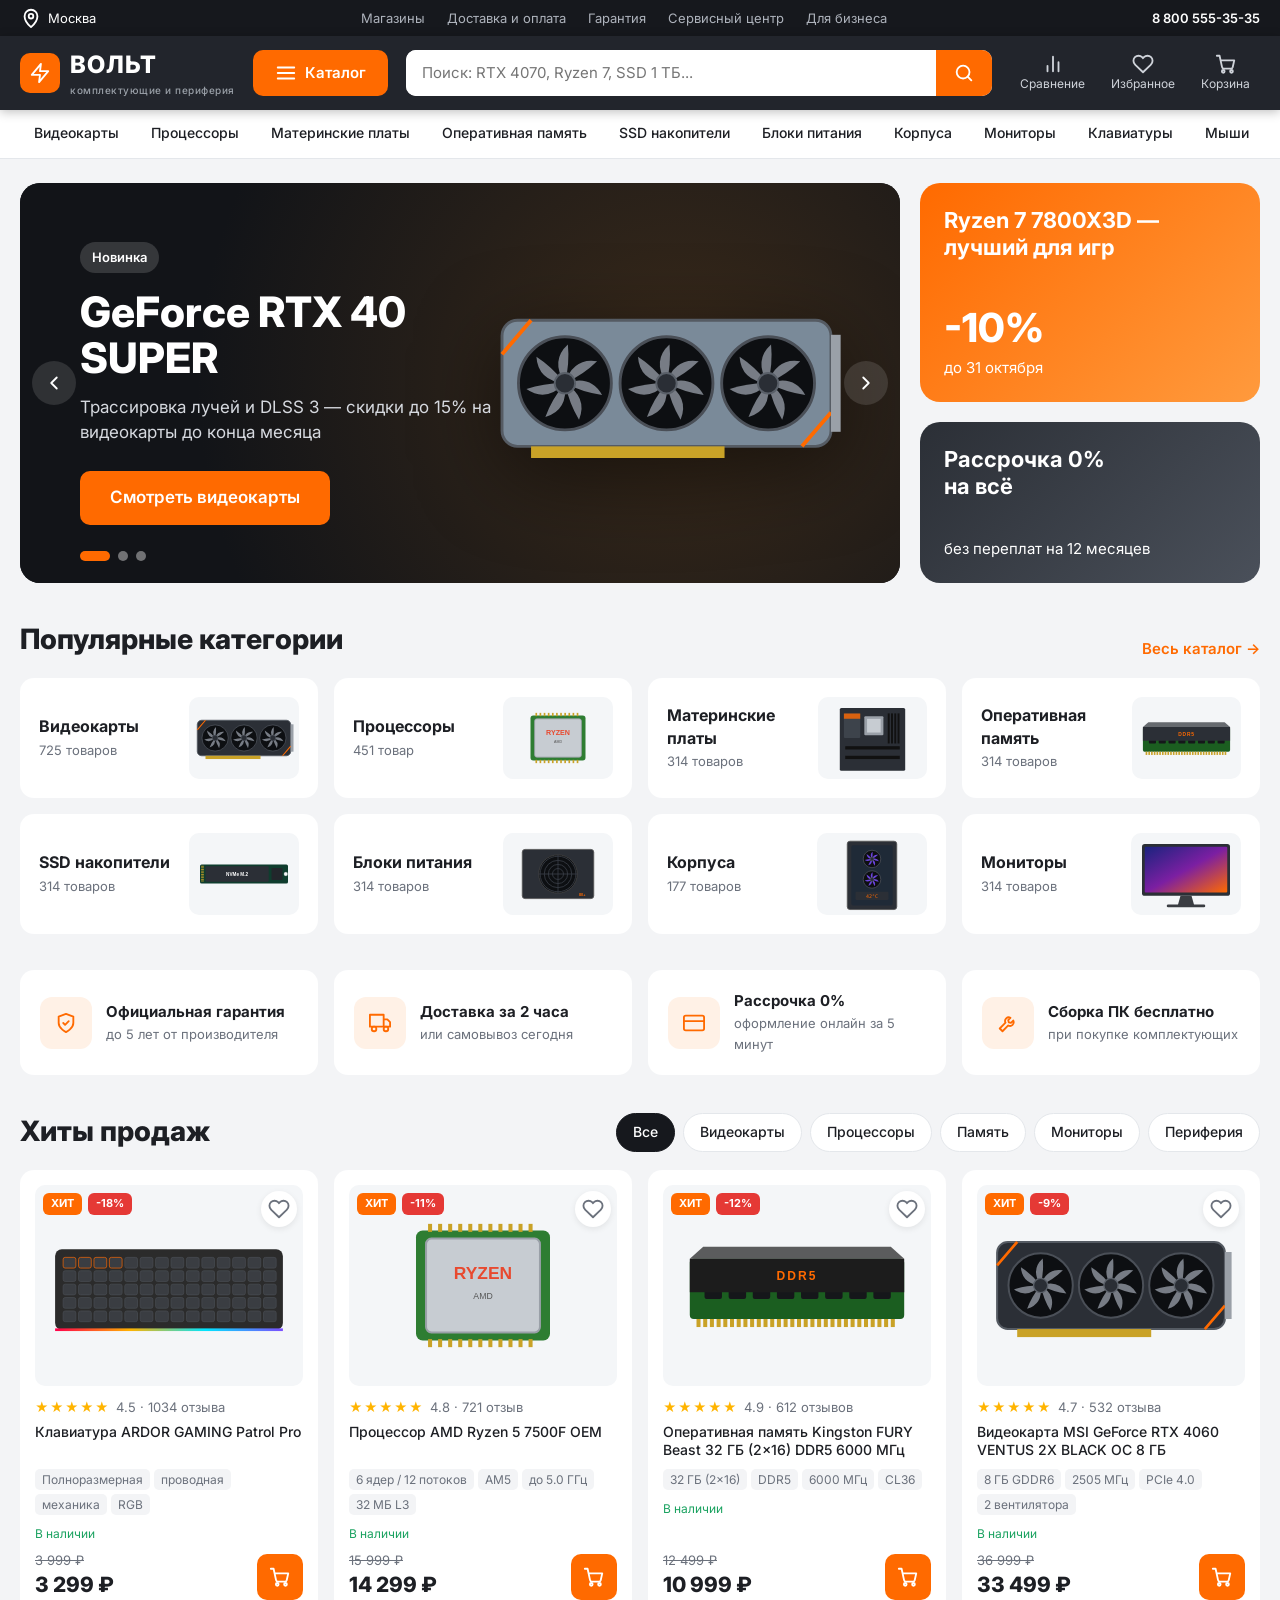
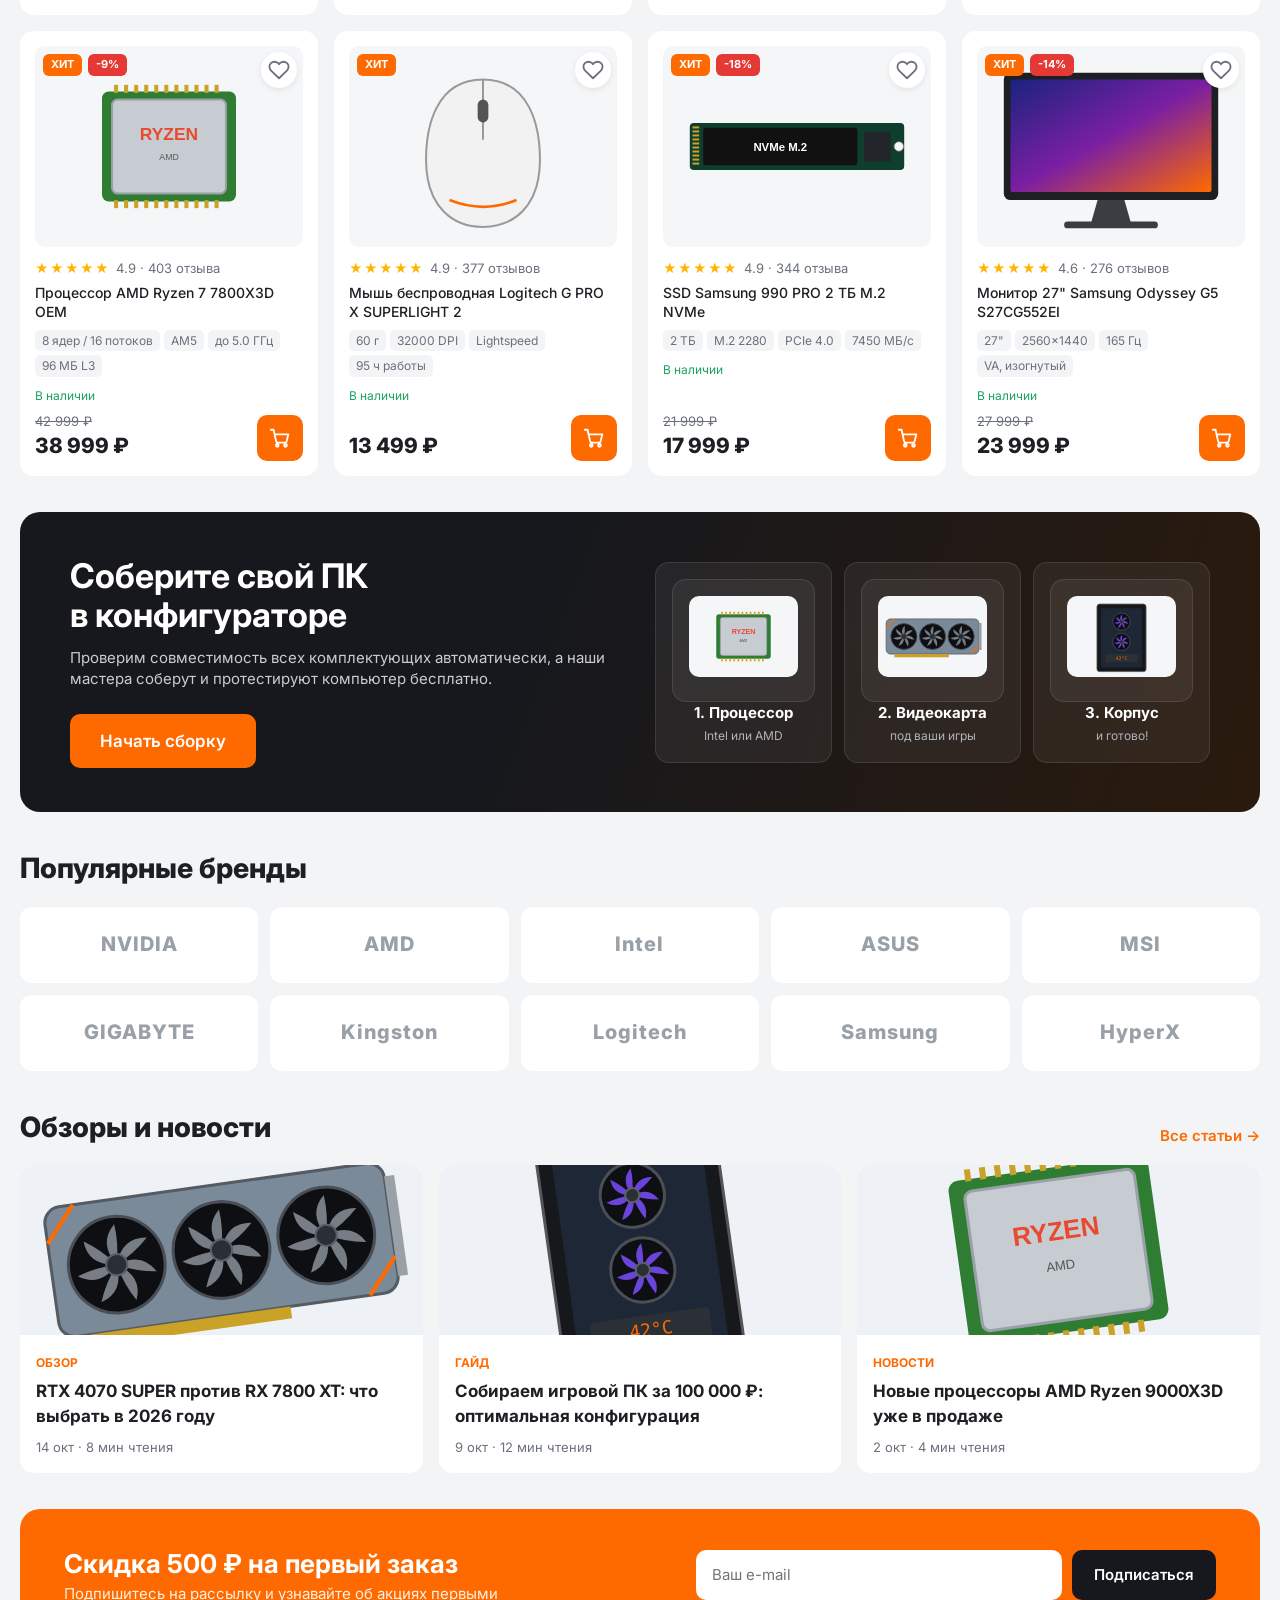
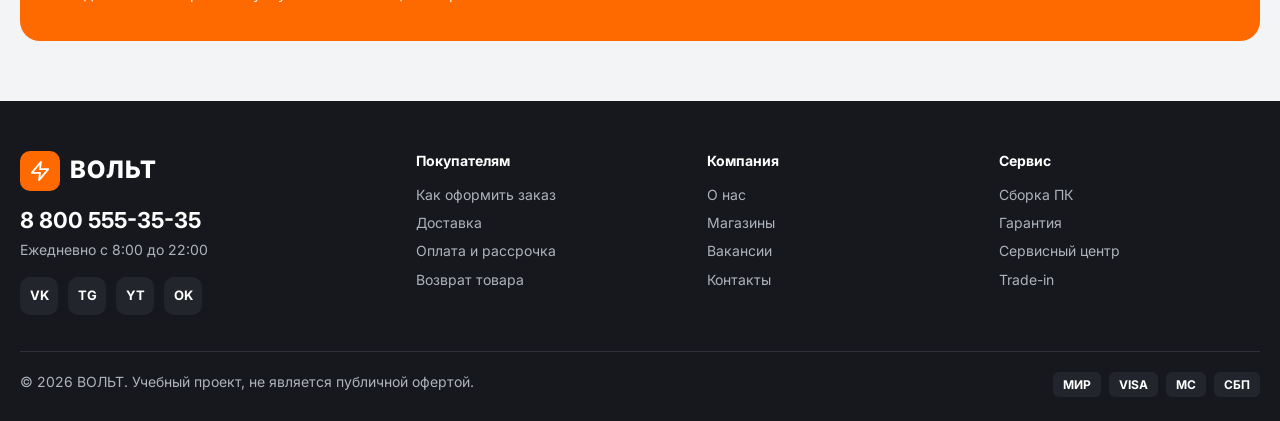
<file: devin/index.html>
<!DOCTYPE html>
<html lang="ru">
<head><meta charset="UTF-8"><meta name="viewport" content="width=device-width, initial-scale=1.0"><link rel="stylesheet" href="css/style.css"><title>ВОЛЬТ — комплектующие для ПК и периферия</title><meta name="description" content="Интернет-магазин компьютерных комплектующих и периферии ВОЛЬТ"></head>
<body>
<main class="container">
  <div class="hero">
    <div class="slider">
      <div class="slide s1"><div class="slide-text"><span class="tag">Новинка</span><h1>GeForce RTX 40 SUPER</h1><p>Трассировка лучей и DLSS 3 — скидки до 15% на видеокарты до конца месяца</p><a href="catalog.html?cat=gpu" class="btn btn-accent btn-lg">Смотреть видеокарты</a></div><div class="slide-img" data-slide-img="gpu|#7a8a99"></div></div>
      <div class="slide s2"><div class="slide-text"><span class="tag">Сервис</span><h1>Соберём ПК мечты бесплатно</h1><p>Подберём комплектующие под ваш бюджет, соберём и протестируем за 24 часа</p><a href="catalog.html?cat=case" class="btn btn-accent btn-lg">Собрать компьютер</a></div><div class="slide-img" data-slide-img="case|#16181c"></div></div>
      <div class="slide s3"><div class="slide-text"><span class="tag">Акция</span><h1>Неделя периферии</h1><p>Мониторы, клавиатуры и мыши для геймеров — выгода до 5 000 ₽</p><a href="catalog.html?cat=monitor" class="btn btn-accent btn-lg">К акции</a></div><div class="slide-img" data-slide-img="monitor|#1e1f22"></div></div>
      <button class="s-arrow s-prev" aria-label="Назад"><svg class="icon" viewBox="0 0 24 24"><path d="m15 18-6-6 6-6"/></svg></button>
      <button class="s-arrow s-next" aria-label="Вперёд"><svg class="icon" viewBox="0 0 24 24"><path d="m9 18 6-6-6-6"/></svg></button>
      <div class="dots"></div>
    </div>
    <div class="hero-side">
      <a href="catalog.html?cat=cpu" class="promo-card p1"><h3>Ryzen 7 7800X3D —<br>лучший для игр</h3><div><div class="big">-10%</div><span>до 31 октября</span></div></a>
      <a href="catalog.html" class="promo-card p2"><h3>Рассрочка 0%<br>на всё</h3><div><span>без переплат на 12 месяцев</span></div></a>
    </div>
  </div>

  <section><div class="sec-head"><h2>Популярные категории</h2><a href="catalog.html">Весь каталог →</a></div><div class="cats"></div></section>

  <section class="features">
    <div class="feature"><div class="ic"><svg class="icon" viewBox="0 0 24 24"><path d="M12 22s8-4 8-10V5l-8-3-8 3v7c0 6 8 10 8 10z"/><path d="m9 12 2 2 4-4"/></svg></div><div><b>Официальная гарантия</b><span>до 5 лет от производителя</span></div></div>
    <div class="feature"><div class="ic"><svg class="icon" viewBox="0 0 24 24"><path d="M1 3h15v13H1zM16 8h4l3 3v5h-7"/><circle cx="5.5" cy="18.5" r="2.5"/><circle cx="18.5" cy="18.5" r="2.5"/></svg></div><div><b>Доставка за 2 часа</b><span>или самовывоз сегодня</span></div></div>
    <div class="feature"><div class="ic"><svg class="icon" viewBox="0 0 24 24"><rect x="1" y="4" width="22" height="16" rx="2"/><path d="M1 10h22"/></svg></div><div><b>Рассрочка 0%</b><span>оформление онлайн за 5 минут</span></div></div>
    <div class="feature"><div class="ic"><svg class="icon" viewBox="0 0 24 24"><path d="M14.7 6.3a4 4 0 0 0-5.4 5.4L3 18l3 3 6.3-6.3a4 4 0 0 0 5.4-5.4l-2.5 2.5-2.4-.6-.6-2.4z"/></svg></div><div><b>Сборка ПК бесплатно</b><span>при покупке комплектующих</span></div></div>
  </section>

  <section><div class="sec-head"><h2>Хиты продаж</h2><div class="pills" id="hit-tabs"></div></div><div class="grid" id="hits"></div></section>

  <section class="build">
    <div><h2>Соберите свой ПК<br>в конфигураторе</h2><p>Проверим совместимость всех комплектующих автоматически, а наши мастера соберут и протестируют компьютер бесплатно.</p><a href="catalog.html?cat=gpu" class="btn btn-accent btn-lg">Начать сборку</a></div>
    <div class="build-steps">
      <div><div data-img="cpu|#e8492f"></div><b>1. Процессор</b><span>Intel или AMD</span></div>
      <div><div data-img="gpu|#7a8a99"></div><b>2. Видеокарта</b><span>под ваши игры</span></div>
      <div><div data-img="case|#16181c"></div><b>3. Корпус</b><span>и готово!</span></div>
    </div>
  </section>

  <section><div class="sec-head"><h2>Популярные бренды</h2></div><div class="brands"></div></section>
  <section><div class="sec-head"><h2>Обзоры и новости</h2><a href="#">Все статьи →</a></div><div class="articles"></div></section>

  <section class="subscribe">
    <div><h2>Скидка 500 ₽ на первый заказ</h2><p>Подпишитесь на рассылку и узнавайте об акциях первыми</p></div>
    <form><input type="email" placeholder="Ваш e-mail"><button class="btn btn-dark">Подписаться</button></form>
  </section>
</main>
<script src="js/data.js"></script><script src="js/images.js"></script><script src="js/common.js"></script><script src="js/main.js"></script>
</body>
</html>
</file>
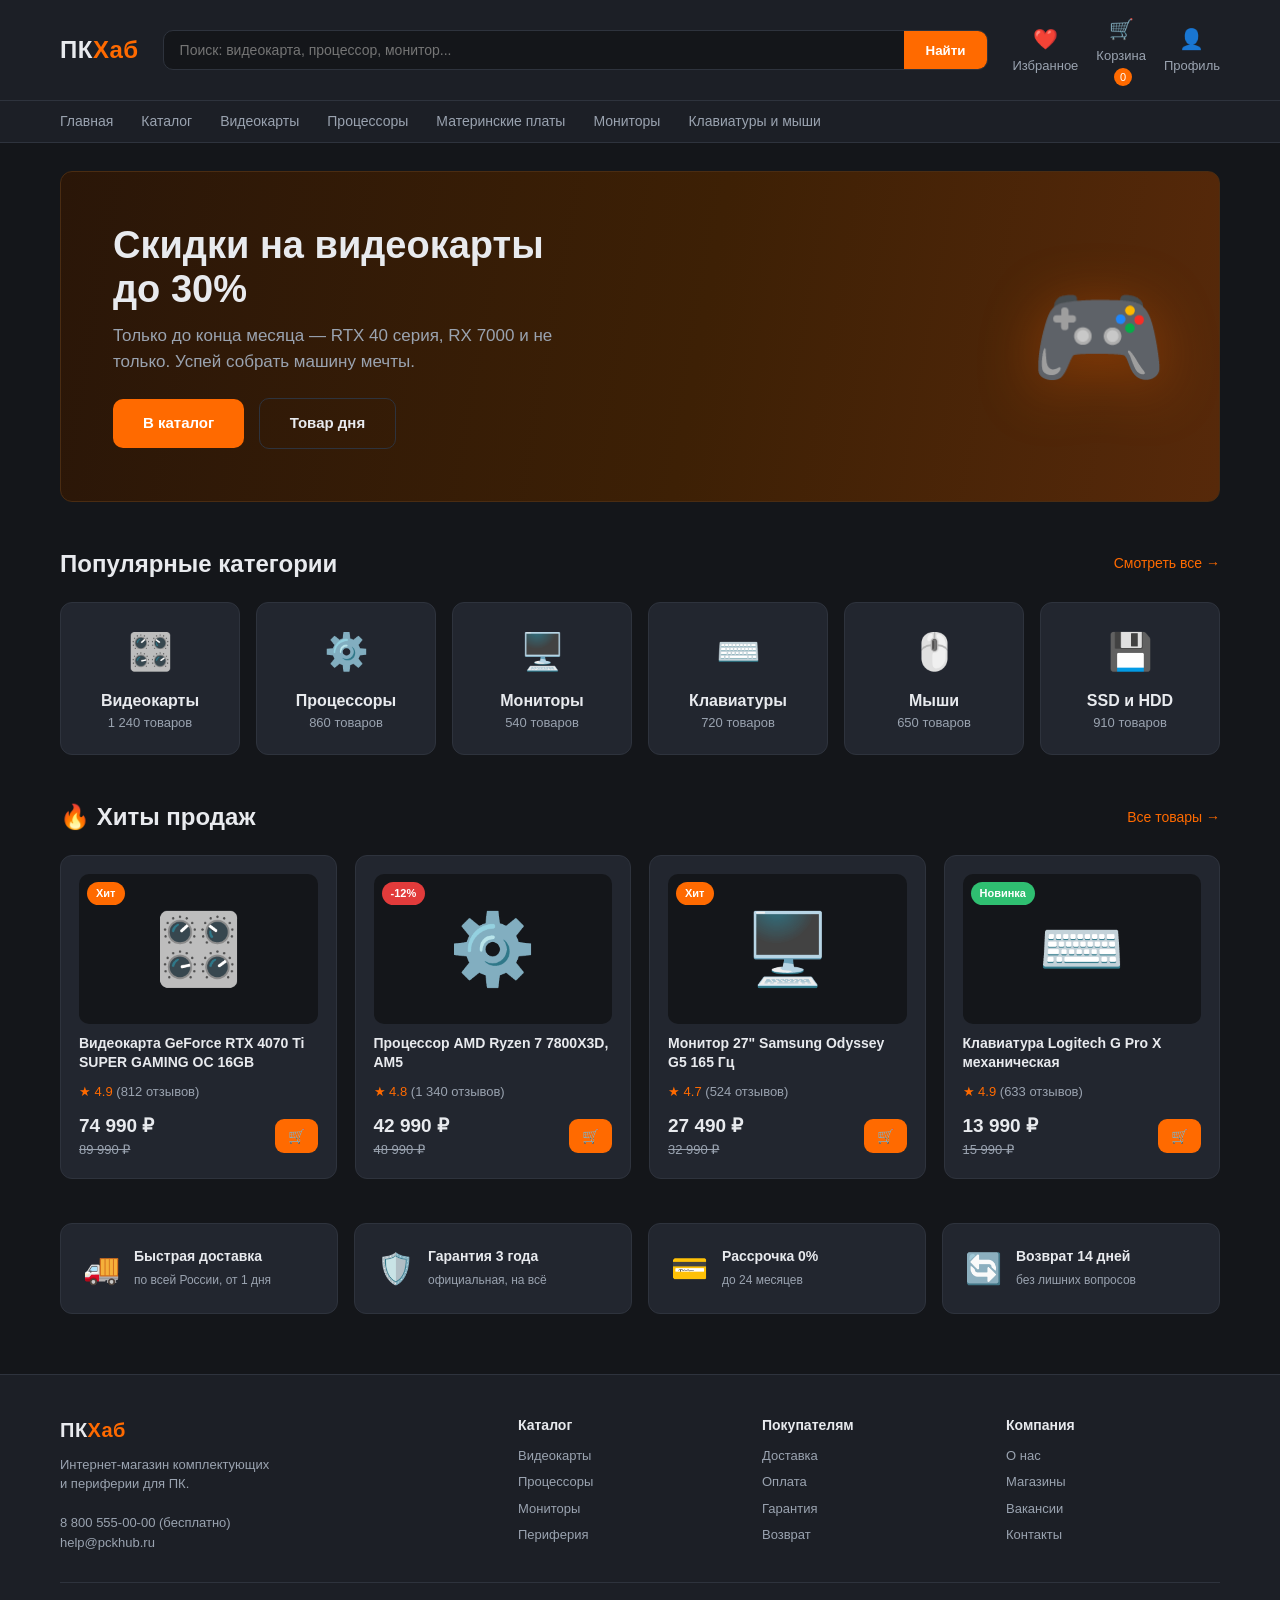
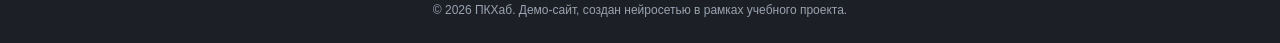
<file: kimi/index.html>
<!DOCTYPE html>
<html lang="ru">
<head>
<meta charset="UTF-8">
<meta name="viewport" content="width=device-width, initial-scale=1.0">
<title>ПКХаб — комплектующие и периферия для ПК</title>
<link rel="stylesheet" href="styles.css">
</head>
<body>


<header class="header">
  <div class="container">
    <div class="header__inner">
      <a href="index.html" class="logo">ПК<span>Хаб</span></a>
      <form class="search" onsubmit="return false">
        <input type="text" placeholder="Поиск: видеокарта, процессор, монитор...">
        <button type="submit">Найти</button>
      </form>
      <div class="header__icons">
        <a href="#"><span class="ico">❤️</span>Избранное</a>
        <a href="#"><span class="ico">🛒</span>Корзина<span class="cart-badge" id="cartCount">0</span></a>
        <a href="#"><span class="ico">👤</span>Профиль</a>
      </div>
    </div>
  </div>
  <nav class="nav">
    <div class="container">
      <ul>
        <li><a href="index.html">Главная</a></li>
        <li><a href="catalog.html">Каталог</a></li>
        <li><a href="product.html">Видеокарты</a></li>
        <li><a href="#">Процессоры</a></li>
        <li><a href="#">Материнские платы</a></li>
        <li><a href="#">Мониторы</a></li>
        <li><a href="#">Клавиатуры и мыши</a></li>
      </ul>
    </div>
  </nav>
</header>


<main class="container">
  <section class="hero">
    <div>
      <h1>Скидки на видеокарты<br>до 30%</h1>
      <p>Только до конца месяца — RTX 40 серия, RX 7000 и не только. Успей собрать машину мечты.</p>
      <a href="catalog.html" class="btn">В каталог</a>
      <a href="product.html" class="btn btn--ghost">Товар дня</a>
    </div>
    <div class="hero__art">🎮</div>
  </section>

  <section class="section">
    <div class="section__head"><h2>Популярные категории</h2><a href="catalog.html">Смотреть все →</a></div>
    <div class="cats">
      <div class="cat"><div class="ico">🎛️</div><b>Видеокарты</b><p>1 240 товаров</p></div>
      <div class="cat"><div class="ico">⚙️</div><b>Процессоры</b><p>860 товаров</p></div>
      <div class="cat"><div class="ico">🖥️</div><b>Мониторы</b><p>540 товаров</p></div>
      <div class="cat"><div class="ico">⌨️</div><b>Клавиатуры</b><p>720 товаров</p></div>
      <div class="cat"><div class="ico">🖱️</div><b>Мыши</b><p>650 товаров</p></div>
      <div class="cat"><div class="ico">💾</div><b>SSD и HDD</b><p>910 товаров</p></div>
    </div>
  </section>

  <section class="section">
    <div class="section__head"><h2>🔥 Хиты продаж</h2><a href="catalog.html">Все товары →</a></div>
    <div class="grid">
      
<div class="pcard">
  <div class="pcard__img-wrap">
    <div class="pcard__img">🎛️</div>
    <span class="badge badge--hit">Хит</span>
  </div>
  <h3><a href="product.html">Видеокарта GeForce RTX 4070 Ti SUPER GAMING OC 16GB</a></h3>
  <div class="rate">★ 4.9 <em>(812 отзывов)</em></div>
  <div class="pcard__price">
    <div class="price">74 990 ₽<s>89 990 ₽</s></div>
    <button class="mini-btn" onclick="addToCart()">🛒</button>
  </div>
</div>
      
<div class="pcard">
  <div class="pcard__img-wrap">
    <div class="pcard__img">⚙️</div>
    <span class="badge badge--sale">-12%</span>
  </div>
  <h3><a href="product.html">Процессор AMD Ryzen 7 7800X3D, AM5</a></h3>
  <div class="rate">★ 4.8 <em>(1 340 отзывов)</em></div>
  <div class="pcard__price">
    <div class="price">42 990 ₽<s>48 990 ₽</s></div>
    <button class="mini-btn" onclick="addToCart()">🛒</button>
  </div>
</div>
      
<div class="pcard">
  <div class="pcard__img-wrap">
    <div class="pcard__img">🖥️</div>
    <span class="badge badge--hit">Хит</span>
  </div>
  <h3><a href="product.html">Монитор 27" Samsung Odyssey G5 165 Гц</a></h3>
  <div class="rate">★ 4.7 <em>(524 отзывов)</em></div>
  <div class="pcard__price">
    <div class="price">27 490 ₽<s>32 990 ₽</s></div>
    <button class="mini-btn" onclick="addToCart()">🛒</button>
  </div>
</div>
      
<div class="pcard">
  <div class="pcard__img-wrap">
    <div class="pcard__img">⌨️</div>
    <span class="badge badge--new">Новинка</span>
  </div>
  <h3><a href="product.html">Клавиатура Logitech G Pro X механическая</a></h3>
  <div class="rate">★ 4.9 <em>(633 отзывов)</em></div>
  <div class="pcard__price">
    <div class="price">13 990 ₽<s>15 990 ₽</s></div>
    <button class="mini-btn" onclick="addToCart()">🛒</button>
  </div>
</div>
    </div>
  </section>

  <section class="section">
    <div class="adv">
      <div class="adv__item"><div class="ico">🚚</div><div><b>Быстрая доставка</b><small>по всей России, от 1 дня</small></div></div>
      <div class="adv__item"><div class="ico">🛡️</div><div><b>Гарантия 3 года</b><small>официальная, на всё</small></div></div>
      <div class="adv__item"><div class="ico">💳</div><div><b>Рассрочка 0%</b><small>до 24 месяцев</small></div></div>
      <div class="adv__item"><div class="ico">🔄</div><div><b>Возврат 14 дней</b><small>без лишних вопросов</small></div></div>
    </div>
  </section>
</main>


<footer class="footer">
  <div class="container">
    <div class="footer__cols">
      <div>
        <b class="logo" style="font-size:20px">ПК<span style="color:var(--accent)">Хаб</span></b>
        <p style="margin-top:10px">Интернет-магазин комплектующих<br>и периферии для ПК.<br><br>8 800 555-00-00 (бесплатно)<br>help@pckhub.ru</p>
      </div>
      <div><b>Каталог</b><ul><li><a href="#">Видеокарты</a></li><li><a href="#">Процессоры</a></li><li><a href="#">Мониторы</a></li><li><a href="#">Периферия</a></li></ul></div>
      <div><b>Покупателям</b><ul><li><a href="#">Доставка</a></li><li><a href="#">Оплата</a></li><li><a href="#">Гарантия</a></li><li><a href="#">Возврат</a></li></ul></div>
      <div><b>Компания</b><ul><li><a href="#">О нас</a></li><li><a href="#">Магазины</a></li><li><a href="#">Вакансии</a></li><li><a href="#">Контакты</a></li></ul></div>
    </div>
    <div class="footer__bottom">© 2026 ПКХаб. Демо-сайт, создан нейросетью в рамках учебного проекта.</div>
  </div>
</footer>

<script src="script.js"></script>
</body>
</html>
</file>
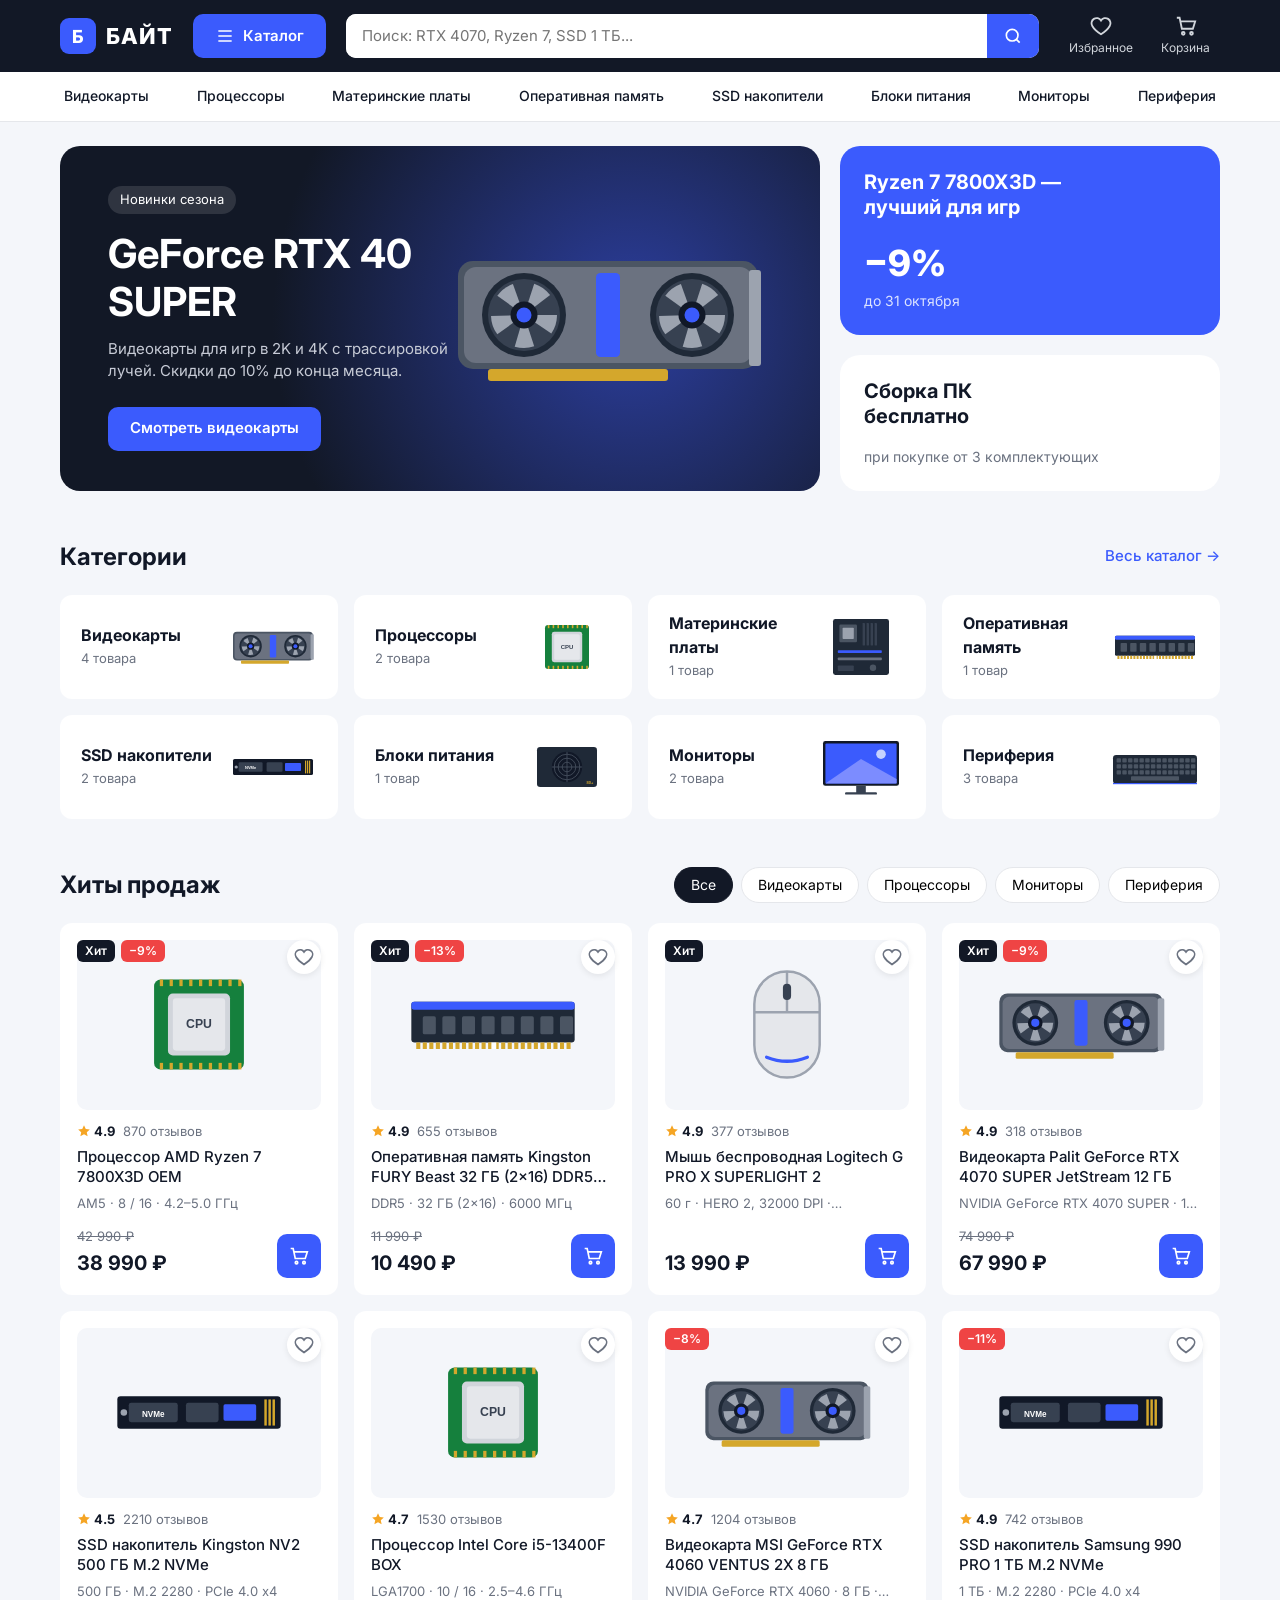
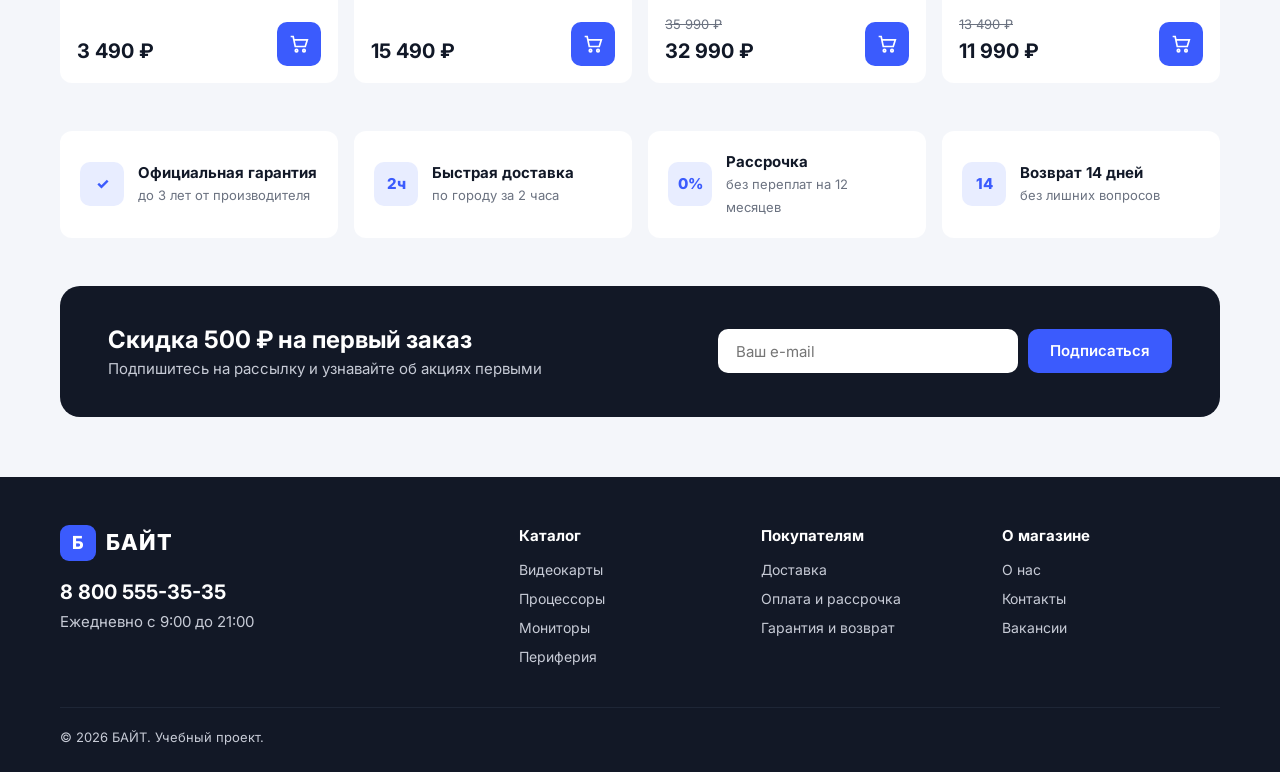
<file: мое/index.html>
<!DOCTYPE html>
<html lang="ru">
<head>
  <meta charset="UTF-8">
  <meta name="viewport" content="width=device-width, initial-scale=1.0">
  <title>БАЙТ — комплектующие для ПК и периферия</title>
  <link rel="preconnect" href="https://fonts.googleapis.com">
  <link href="https://fonts.googleapis.com/css2?family=Inter:wght@400;500;600;700;800&display=swap" rel="stylesheet">
  <link rel="stylesheet" href="css/style.css">
</head>
<body>
  <header class="header">
    <div class="header__main">
      <div class="container header__row">
        <a href="index.html" class="logo"><span class="logo__icon">Б</span>БАЙТ</a>
        <a href="catalog.html" class="btn">
          <svg viewBox="0 0 24 24" width="20" height="20" fill="none" stroke="currentColor" stroke-width="2"><path d="M4 6h16M4 12h16M4 18h16"/></svg>
          Каталог
        </a>
        <form class="search" action="catalog.html">
          <input type="search" name="q" placeholder="Поиск: RTX 4070, Ryzen 7, SSD 1 ТБ..." aria-label="Поиск">
          <button type="submit" aria-label="Найти">
            <svg viewBox="0 0 24 24" width="20" height="20" fill="none" stroke="currentColor" stroke-width="2"><circle cx="11" cy="11" r="7"/><path d="M20 20l-4-4"/></svg>
          </button>
        </form>
        <div class="header__actions">
          <a href="catalog.html?fav=1" class="action">
            <svg viewBox="0 0 24 24" width="22" height="22" fill="none" stroke="currentColor" stroke-width="2"><path d="M12 21s-7-4.5-9.5-9A5.5 5.5 0 0 1 12 6a5.5 5.5 0 0 1 9.5 6c-2.5 4.5-9.5 9-9.5 9z"/></svg>
            Избранное<i data-count="fav" hidden>0</i>
          </a>
          <button class="action" onclick="openCart()">
            <svg viewBox="0 0 24 24" width="22" height="22" fill="none" stroke="currentColor" stroke-width="2"><circle cx="9" cy="20" r="1.5"/><circle cx="18" cy="20" r="1.5"/><path d="M2 3h3l2.5 12h12L22 7H6"/></svg>
            Корзина<i data-count="cart" hidden>0</i>
          </button>
        </div>
      </div>
    </div>
    <nav class="nav">
      <ul class="container">
        <li><a href="catalog.html?cat=gpu">Видеокарты</a></li>
        <li><a href="catalog.html?cat=cpu">Процессоры</a></li>
        <li><a href="catalog.html?cat=mb">Материнские платы</a></li>
        <li><a href="catalog.html?cat=ram">Оперативная память</a></li>
        <li><a href="catalog.html?cat=ssd">SSD накопители</a></li>
        <li><a href="catalog.html?cat=psu">Блоки питания</a></li>
        <li><a href="catalog.html?cat=monitor">Мониторы</a></li>
        <li><a href="catalog.html?cat=periph">Периферия</a></li>
      </ul>
    </nav>
  </header>

  <main class="container">
    <section class="hero">
      <div class="hero__main">
        <div class="hero__text">
          <span class="hero__tag">Новинки сезона</span>
          <h1>GeForce RTX 40 SUPER</h1>
          <p>Видеокарты для игр в 2K и 4K с трассировкой лучей. Скидки до 10% до конца месяца.</p>
          <a href="catalog.html?cat=gpu" class="btn">Смотреть видеокарты</a>
        </div>
        <img src="img/gpu.svg" alt="Видеокарта" class="hero__img">
      </div>
      <div class="hero__side">
        <a href="product.html?id=5" class="promo promo--blue">
          <h3>Ryzen 7 7800X3D —<br>лучший для игр</h3>
          <div><div class="promo__big">−9%</div><p>до 31 октября</p></div>
        </a>
        <a href="catalog.html" class="promo">
          <h3>Сборка ПК<br>бесплатно</h3>
          <p>при покупке от 3 комплектующих</p>
        </a>
      </div>
    </section>

    <section>
      <div class="section-head">
        <h2>Категории</h2>
        <a href="catalog.html">Весь каталог →</a>
      </div>
      <div class="cats" id="cats"></div>
    </section>

    <section>
      <div class="section-head">
        <h2>Хиты продаж</h2>
        <div class="chips" id="hitTabs">
          <button class="chip active" data-cat="all">Все</button>
          <button class="chip" data-cat="gpu">Видеокарты</button>
          <button class="chip" data-cat="cpu">Процессоры</button>
          <button class="chip" data-cat="monitor">Мониторы</button>
          <button class="chip" data-cat="periph">Периферия</button>
        </div>
      </div>
      <div class="grid" id="hits"></div>
    </section>

    <section class="benefits">
      <div class="benefit"><div class="benefit__icon">✓</div><div><b>Официальная гарантия</b><span>до 3 лет от производителя</span></div></div>
      <div class="benefit"><div class="benefit__icon">2ч</div><div><b>Быстрая доставка</b><span>по городу за 2 часа</span></div></div>
      <div class="benefit"><div class="benefit__icon">0%</div><div><b>Рассрочка</b><span>без переплат на 12 месяцев</span></div></div>
      <div class="benefit"><div class="benefit__icon">14</div><div><b>Возврат 14 дней</b><span>без лишних вопросов</span></div></div>
    </section>

    <section class="subscribe">
      <div>
        <h2>Скидка 500 ₽ на первый заказ</h2>
        <p>Подпишитесь на рассылку и узнавайте об акциях первыми</p>
      </div>
      <form id="subscribeForm" novalidate>
        <input type="email" id="email" placeholder="Ваш e-mail">
        <button class="btn" type="submit">Подписаться</button>
      </form>
    </section>
  </main>

  <footer class="footer">
    <div class="container">
      <div class="footer__cols">
        <div>
          <a href="index.html" class="logo"><span class="logo__icon">Б</span>БАЙТ</a>
          <a href="tel:88005553535" class="footer__phone">8 800 555-35-35</a>
          <p>Ежедневно с 9:00 до 21:00</p>
        </div>
        <div>
          <h4>Каталог</h4>
          <ul>
            <li><a href="catalog.html?cat=gpu">Видеокарты</a></li>
            <li><a href="catalog.html?cat=cpu">Процессоры</a></li>
            <li><a href="catalog.html?cat=monitor">Мониторы</a></li>
            <li><a href="catalog.html?cat=periph">Периферия</a></li>
          </ul>
        </div>
        <div>
          <h4>Покупателям</h4>
          <ul>
            <li><a href="#">Доставка</a></li>
            <li><a href="#">Оплата и рассрочка</a></li>
            <li><a href="#">Гарантия и возврат</a></li>
          </ul>
        </div>
        <div>
          <h4>О магазине</h4>
          <ul>
            <li><a href="#">О нас</a></li>
            <li><a href="#">Контакты</a></li>
            <li><a href="#">Вакансии</a></li>
          </ul>
        </div>
      </div>
      <div class="footer__bottom">© 2026 БАЙТ. Учебный проект.</div>
    </div>
  </footer>

  <div class="overlay" onclick="closeCart()"></div>
  <aside class="cart" aria-label="Корзина">
    <div class="cart__head">
      <h3>Корзина</h3>
      <button class="cart__close" onclick="closeCart()" aria-label="Закрыть">×</button>
    </div>
    <div id="cartList"></div>
    <div class="cart__foot">
      <div class="cart__total"><span>Итого:</span><span id="cartTotal">0 ₽</span></div>
      <button class="btn btn--big" id="checkout">Оформить заказ</button>
    </div>
  </aside>

  <script src="js/data.js"></script>
  <script src="js/app.js"></script>
  <script src="js/main.js"></script>
</body>
</html>
</file>
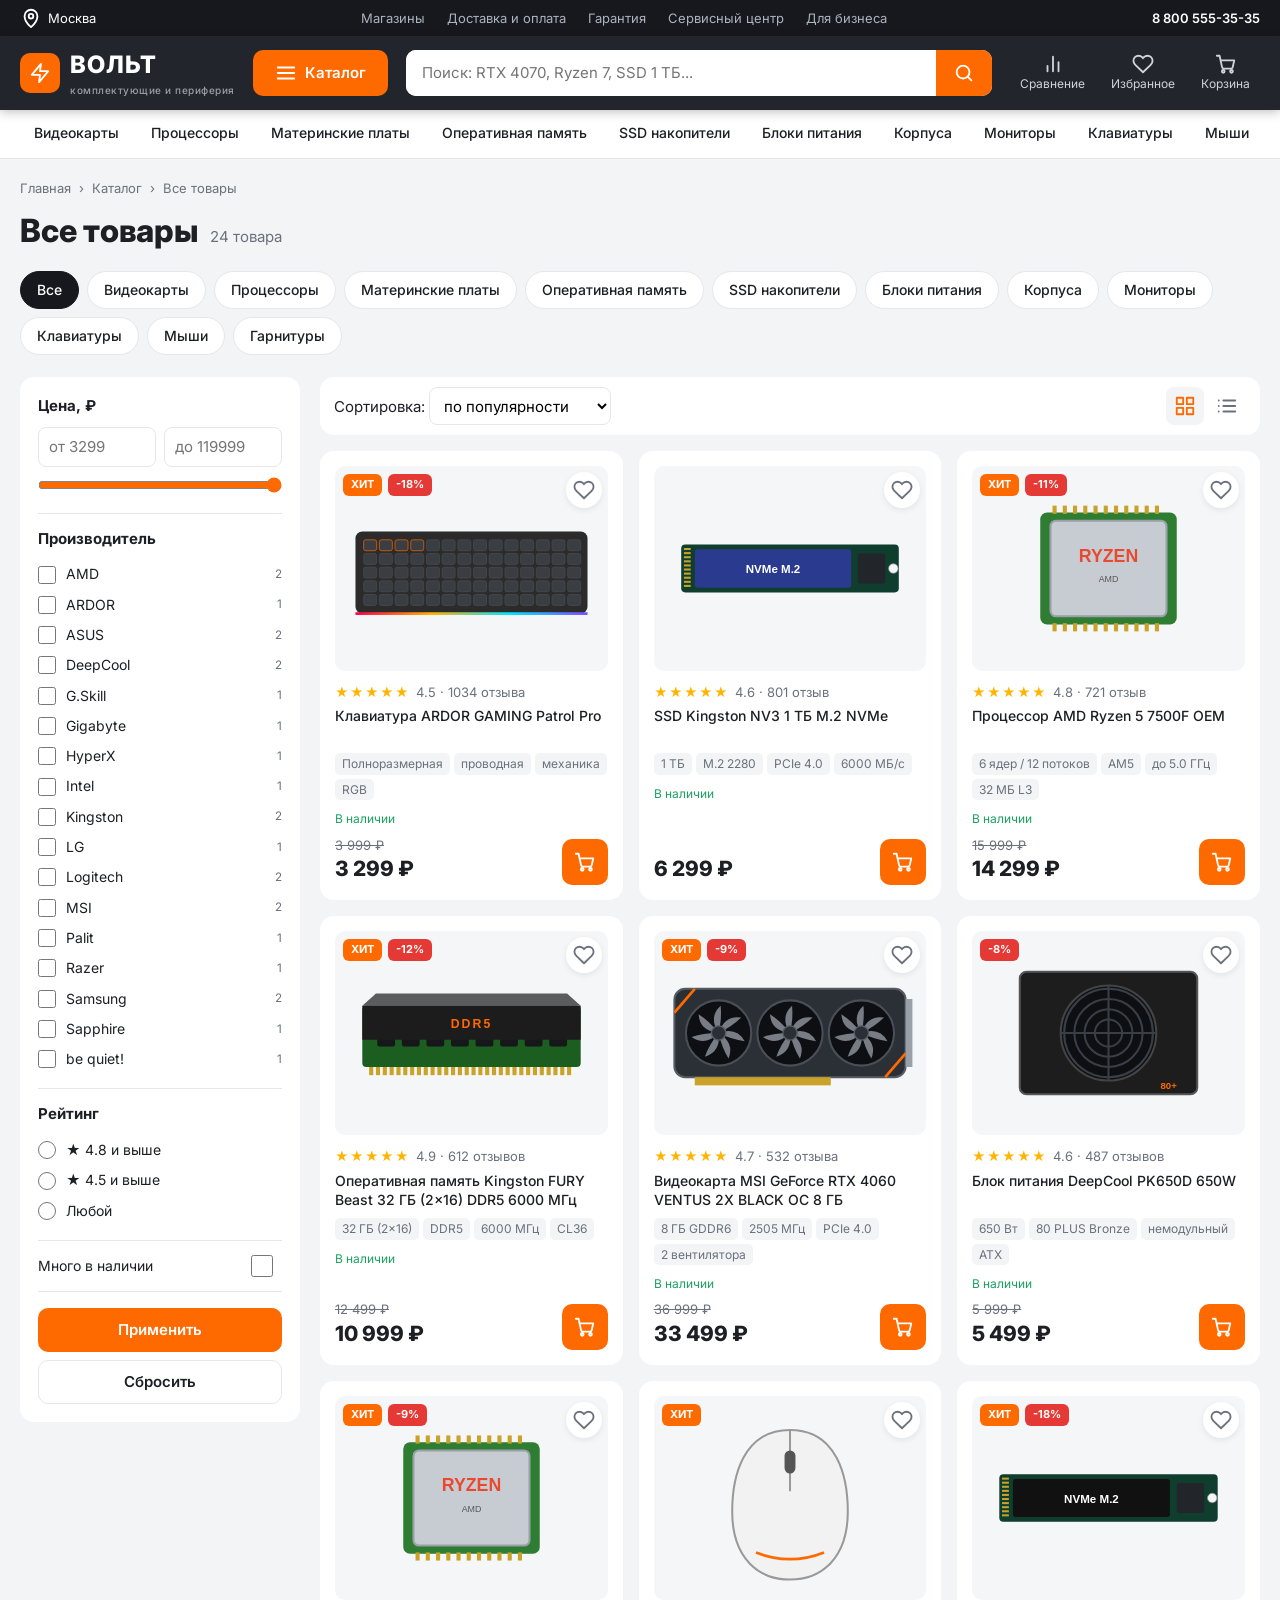
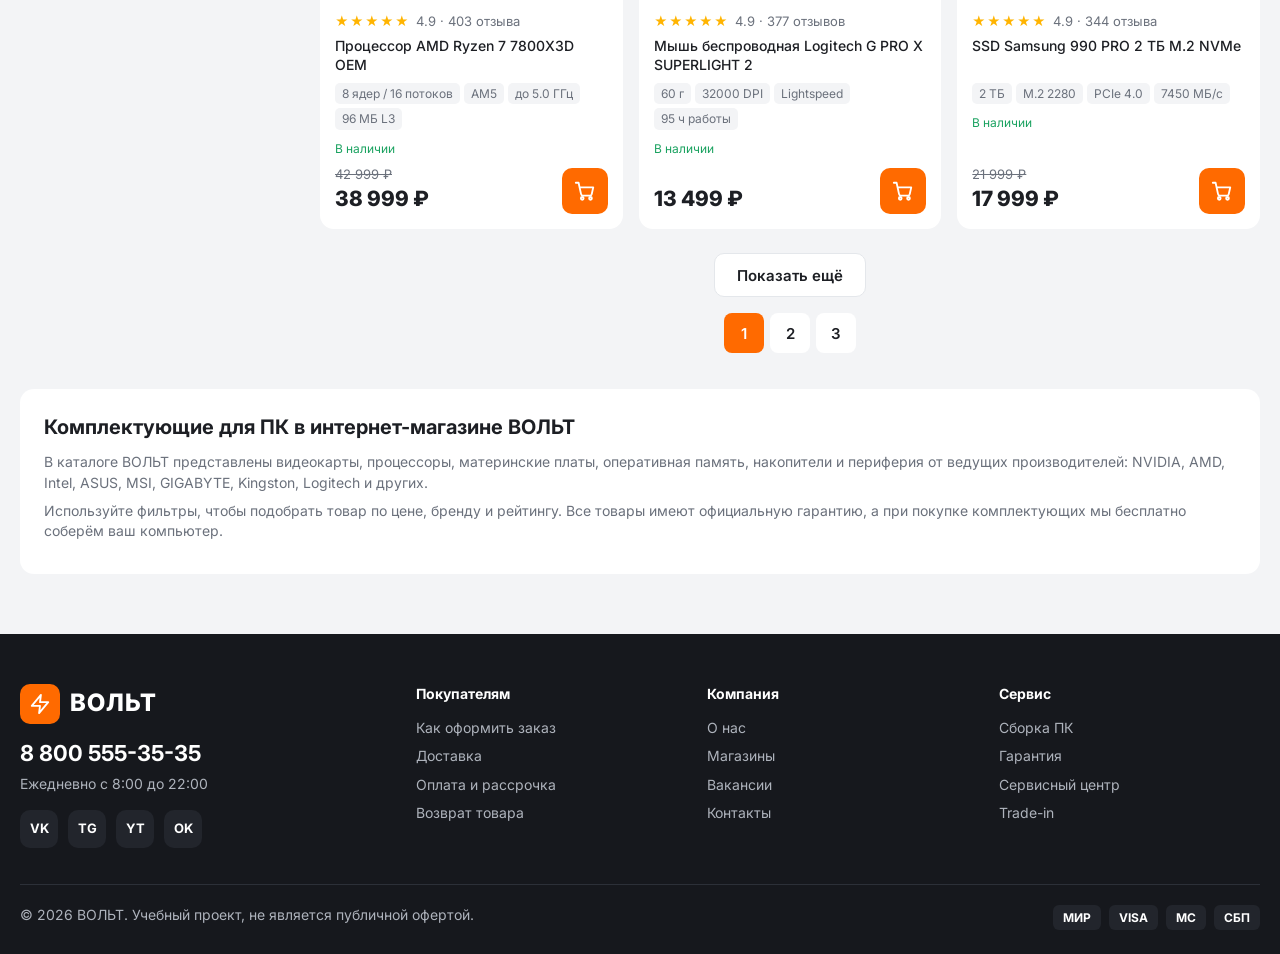
<file: devin/catalog.html>
<!DOCTYPE html>
<html lang="ru">
<head><meta charset="UTF-8"><meta name="viewport" content="width=device-width, initial-scale=1.0"><link rel="stylesheet" href="css/style.css"><title>Каталог — ВОЛЬТ</title></head>
<body>
<main class="container">
  <div class="crumbs"><a href="index.html">Главная</a><span><a href="catalog.html">Каталог</a></span><span id="crumb"></span></div>
  <div class="cat-title"><h1>Каталог</h1><span></span></div>
  <div class="chips"></div>
  <div class="catalog">
    <aside class="filters">
      <div class="f-block"><h4>Цена, ₽</h4><div class="price-inputs"><input id="pmin" type="number" min="0"><input id="pmax" type="number" min="0"></div><input type="range" id="prange"></div>
      <div class="f-block"><h4>Производитель</h4><div id="brands"></div></div>
      <div class="f-block"><h4>Рейтинг</h4>
        <label class="check"><input type="radio" name="rating" value="4.8">★ 4.8 и выше</label>
        <label class="check"><input type="radio" name="rating" value="4.5">★ 4.5 и выше</label>
        <label class="check"><input type="radio" name="rating" value="0">Любой</label></div>
      <div class="f-block"><label class="switch">Много в наличии<input type="checkbox" id="instock"></label></div>
      <div class="f-actions"><button class="btn btn-accent" id="apply">Применить</button><button class="btn btn-outline" id="reset">Сбросить</button></div>
    </aside>
    <div>
      <div class="toolbar">
        <button class="btn btn-outline filter-toggle"><svg class="icon" viewBox="0 0 24 24"><path d="M22 3H2l8 9.5V19l4 2v-8.5z"/></svg> Фильтры</button>
        <label>Сортировка: <select id="sort"><option value="popular">по популярности</option><option value="cheap">сначала дешёвые</option><option value="expensive">сначала дорогие</option><option value="rating">по рейтингу</option><option value="discount">по размеру скидки</option></select></label>
        <div class="view-btns"><button data-view="grid" aria-label="Плитка"><svg class="icon" viewBox="0 0 24 24"><rect x="3" y="3" width="7" height="7"/><rect x="14" y="3" width="7" height="7"/><rect x="3" y="14" width="7" height="7"/><rect x="14" y="14" width="7" height="7"/></svg></button><button data-view="list" aria-label="Список"><svg class="icon" viewBox="0 0 24 24"><path d="M8 6h13M8 12h13M8 18h13M3 6h.01M3 12h.01M3 18h.01"/></svg></button></div>
      </div>
      <div class="grid" id="products"></div>
      <div class="no-results" hidden><h3>Ничего не найдено</h3><p>Попробуйте изменить параметры фильтра или поисковый запрос</p></div>
      <div class="more"></div>
    </div>
  </div>
  <section class="seo"><h2>Комплектующие для ПК в интернет-магазине ВОЛЬТ</h2>
    <p>В каталоге ВОЛЬТ представлены видеокарты, процессоры, материнские платы, оперативная память, накопители и периферия от ведущих производителей: NVIDIA, AMD, Intel, ASUS, MSI, GIGABYTE, Kingston, Logitech и других.</p>
    <p>Используйте фильтры, чтобы подобрать товар по цене, бренду и рейтингу. Все товары имеют официальную гарантию, а при покупке комплектующих мы бесплатно соберём ваш компьютер.</p></section>
</main>
<script src="js/data.js"></script><script src="js/images.js"></script><script src="js/common.js"></script><script src="js/catalog.js"></script>
</body>
</html>
</file>
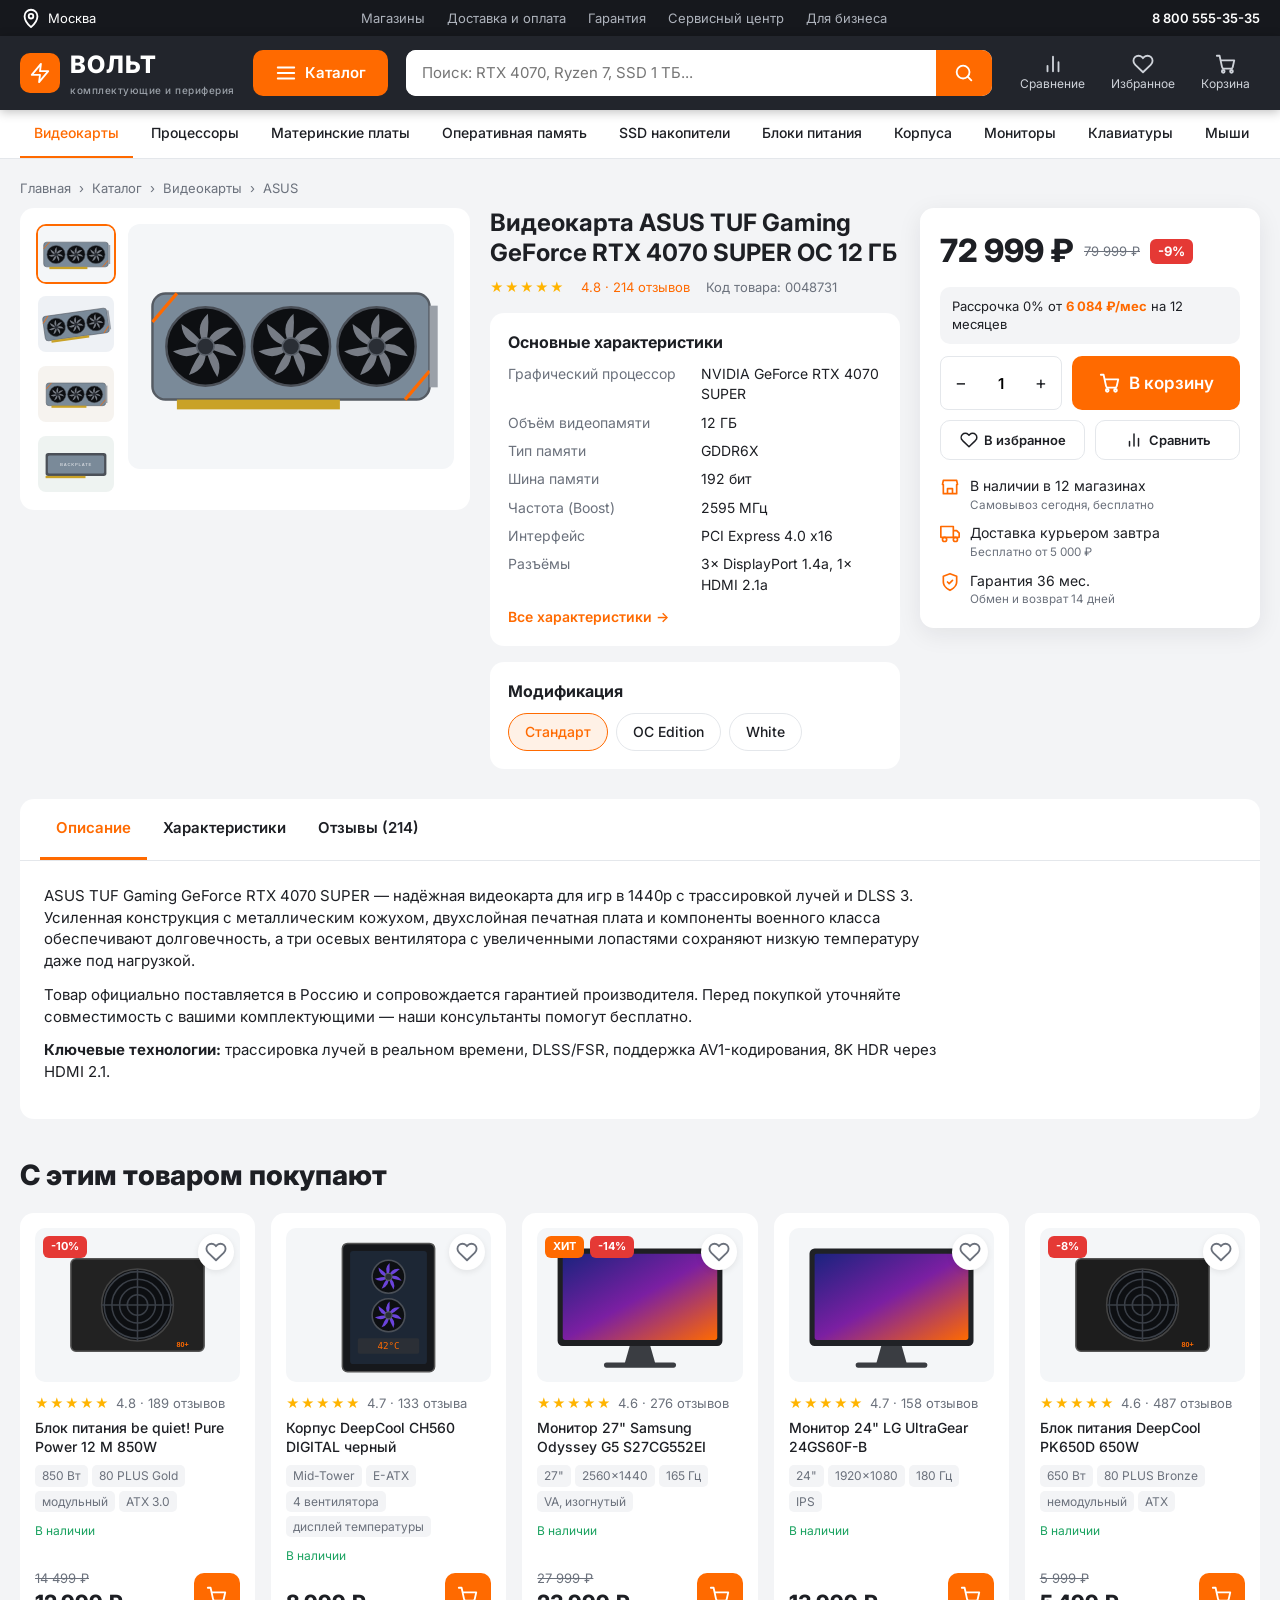
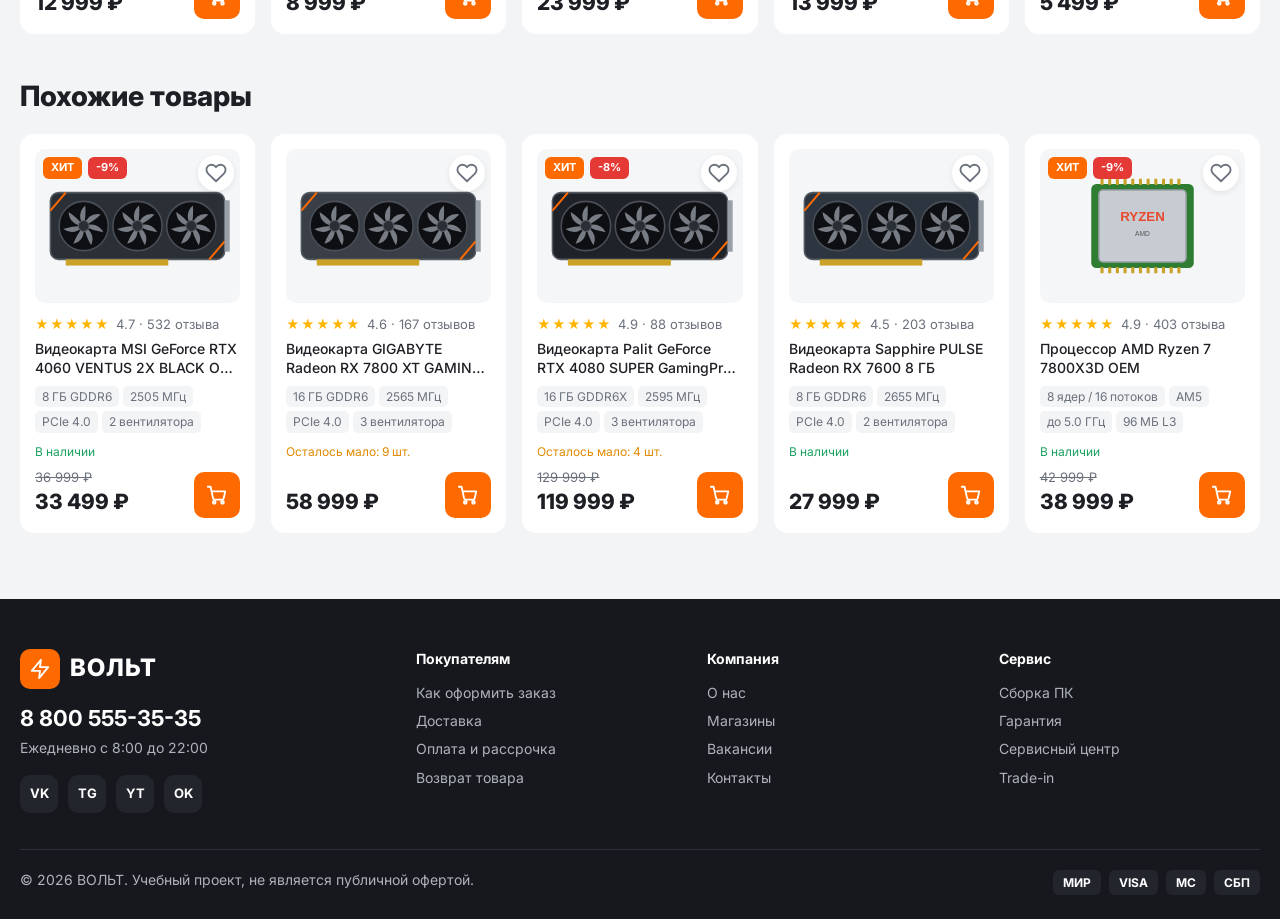
<file: devin/product.html>
<!DOCTYPE html>
<html lang="ru">
<head><meta charset="UTF-8"><meta name="viewport" content="width=device-width, initial-scale=1.0"><link rel="stylesheet" href="css/style.css"><title>Товар — ВОЛЬТ</title></head>
<body>
<main class="container">
  <div class="crumbs"></div>
  <div class="product">
    <div class="gallery"><div class="thumbs"></div><div class="main-img"></div></div>
    <div class="p-info"></div>
    <aside class="buy-box"></aside>
  </div>
  <div class="tabs" id="tabs">
    <div class="tab-btns"><button class="active" data-tab="desc">Описание</button><button data-tab="specs">Характеристики</button><button data-tab="reviews">Отзывы</button></div>
    <div class="tab active" id="t-desc"></div><div class="tab" id="t-specs"></div><div class="tab" id="t-reviews"></div>
  </div>
  <section><div class="sec-head"><h2>С этим товаром покупают</h2></div><div class="hscroll" id="with"></div></section>
  <section><div class="sec-head"><h2>Похожие товары</h2></div><div class="hscroll" id="similar"></div></section>
</main>
<script src="js/data.js"></script><script src="js/images.js"></script><script src="js/common.js"></script><script src="js/product.js"></script>
</body>
</html>
</file>
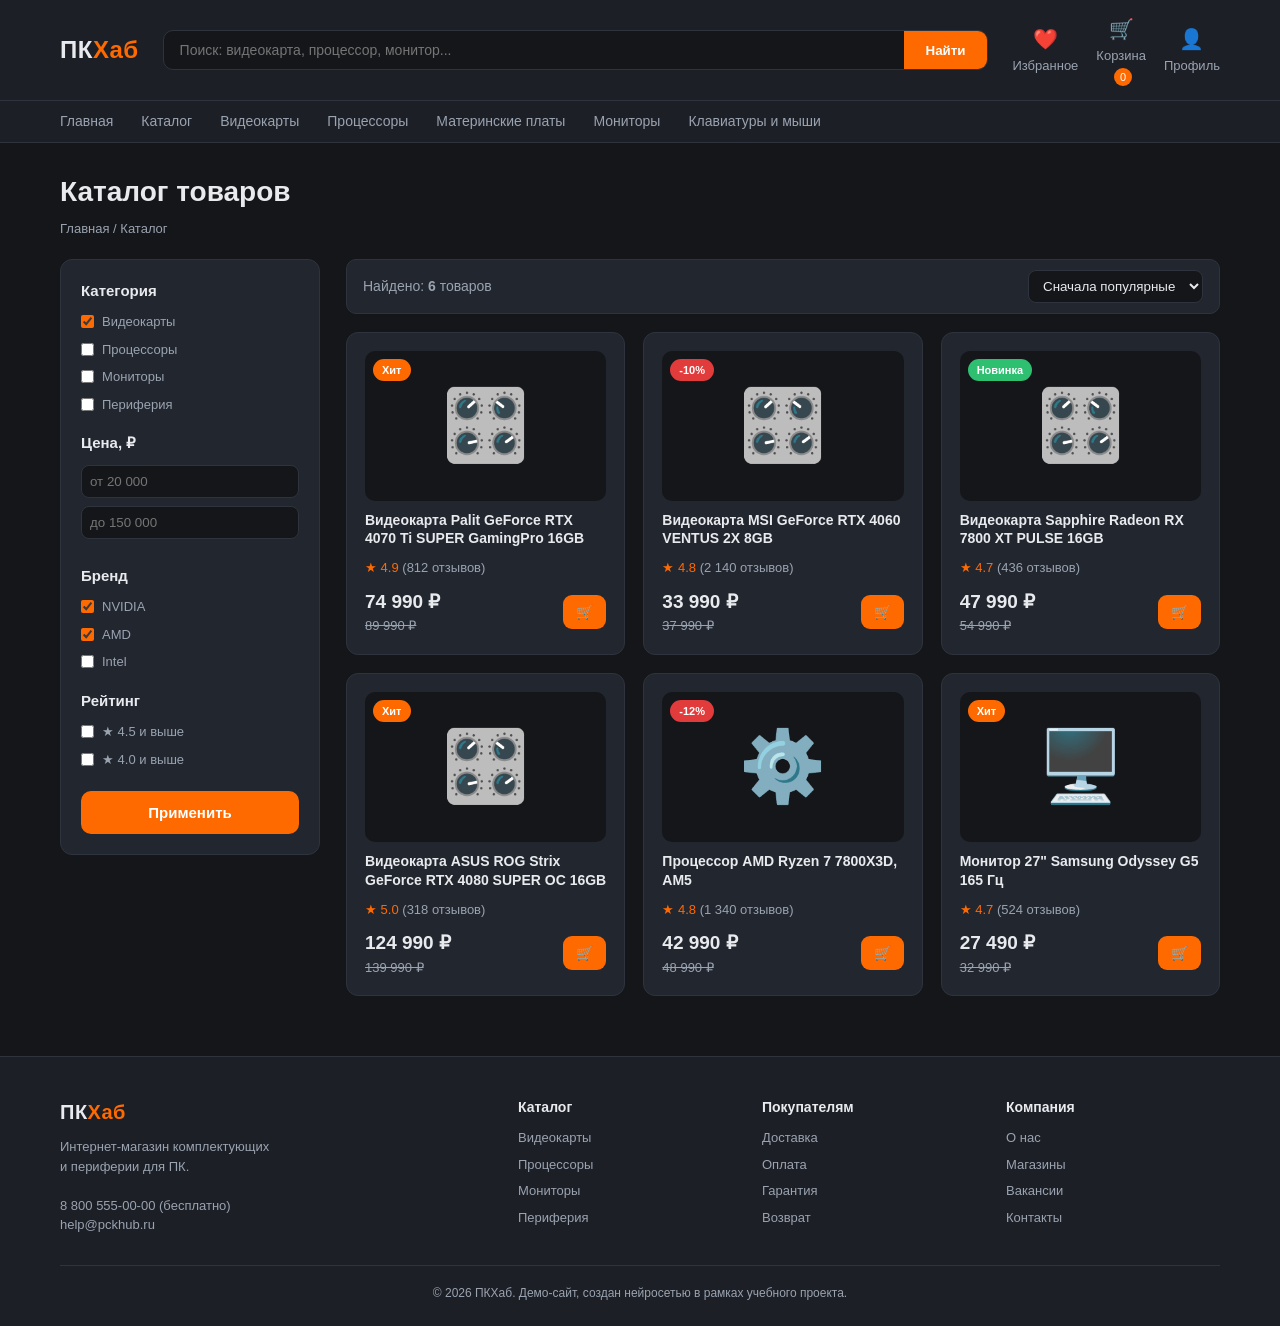
<file: kimi/catalog.html>
<!DOCTYPE html>
<html lang="ru">
<head>
<meta charset="UTF-8">
<meta name="viewport" content="width=device-width, initial-scale=1.0">
<title>Каталог — ПКХаб</title>
<link rel="stylesheet" href="styles.css">
</head>
<body>


<header class="header">
  <div class="container">
    <div class="header__inner">
      <a href="index.html" class="logo">ПК<span>Хаб</span></a>
      <form class="search" onsubmit="return false">
        <input type="text" placeholder="Поиск: видеокарта, процессор, монитор...">
        <button type="submit">Найти</button>
      </form>
      <div class="header__icons">
        <a href="#"><span class="ico">❤️</span>Избранное</a>
        <a href="#"><span class="ico">🛒</span>Корзина<span class="cart-badge" id="cartCount">0</span></a>
        <a href="#"><span class="ico">👤</span>Профиль</a>
      </div>
    </div>
  </div>
  <nav class="nav">
    <div class="container">
      <ul>
        <li><a href="index.html">Главная</a></li>
        <li><a href="catalog.html">Каталог</a></li>
        <li><a href="product.html">Видеокарты</a></li>
        <li><a href="#">Процессоры</a></li>
        <li><a href="#">Материнские платы</a></li>
        <li><a href="#">Мониторы</a></li>
        <li><a href="#">Клавиатуры и мыши</a></li>
      </ul>
    </div>
  </nav>
</header>


<main class="container">
  <h1 class="page-title">Каталог товаров</h1>
  <div class="crumbs"><a href="index.html">Главная</a> / Каталог</div>

  <div class="catalog">
    <aside class="filters">
      <h4>Категория</h4>
      <label><input type="checkbox" checked> Видеокарты</label>
      <label><input type="checkbox"> Процессоры</label>
      <label><input type="checkbox"> Мониторы</label>
      <label><input type="checkbox"> Периферия</label>
      <h4>Цена, ₽</h4>
      <input type="number" placeholder="от 20 000">
      <input type="number" placeholder="до 150 000">
      <h4>Бренд</h4>
      <label><input type="checkbox" checked> NVIDIA</label>
      <label><input type="checkbox" checked> AMD</label>
      <label><input type="checkbox"> Intel</label>
      <h4>Рейтинг</h4>
      <label><input type="checkbox"> ★ 4.5 и выше</label>
      <label><input type="checkbox"> ★ 4.0 и выше</label>
      <button class="btn" onclick="applyFilters()">Применить</button>
    </aside>

    <div>
      <div class="toolbar">
        <span class="count-note">Найдено: <b id="count">6</b> товаров</span>
        <select onchange="sortCards(this.value)">
          <option value="pop">Сначала популярные</option>
          <option value="cheap">Сначала дешевле</option>
          <option value="exp">Сначала дороже</option>
          <option value="rate">По рейтингу</option>
        </select>
      </div>
      <div class="grid grid--3" id="cards">
        
<div class="pcard">
  <div class="pcard__img-wrap">
    <div class="pcard__img">🎛️</div>
    <span class="badge badge--hit">Хит</span>
  </div>
  <h3><a href="product.html">Видеокарта Palit GeForce RTX 4070 Ti SUPER GamingPro 16GB</a></h3>
  <div class="rate">★ 4.9 <em>(812 отзывов)</em></div>
  <div class="pcard__price">
    <div class="price">74 990 ₽<s>89 990 ₽</s></div>
    <button class="mini-btn" onclick="addToCart()">🛒</button>
  </div>
</div>
        
<div class="pcard">
  <div class="pcard__img-wrap">
    <div class="pcard__img">🎛️</div>
    <span class="badge badge--sale">-10%</span>
  </div>
  <h3><a href="product.html">Видеокарта MSI GeForce RTX 4060 VENTUS 2X 8GB</a></h3>
  <div class="rate">★ 4.8 <em>(2 140 отзывов)</em></div>
  <div class="pcard__price">
    <div class="price">33 990 ₽<s>37 990 ₽</s></div>
    <button class="mini-btn" onclick="addToCart()">🛒</button>
  </div>
</div>
        
<div class="pcard">
  <div class="pcard__img-wrap">
    <div class="pcard__img">🎛️</div>
    <span class="badge badge--new">Новинка</span>
  </div>
  <h3><a href="product.html">Видеокарта Sapphire Radeon RX 7800 XT PULSE 16GB</a></h3>
  <div class="rate">★ 4.7 <em>(436 отзывов)</em></div>
  <div class="pcard__price">
    <div class="price">47 990 ₽<s>54 990 ₽</s></div>
    <button class="mini-btn" onclick="addToCart()">🛒</button>
  </div>
</div>
        
<div class="pcard">
  <div class="pcard__img-wrap">
    <div class="pcard__img">🎛️</div>
    <span class="badge badge--hit">Хит</span>
  </div>
  <h3><a href="product.html">Видеокарта ASUS ROG Strix GeForce RTX 4080 SUPER OC 16GB</a></h3>
  <div class="rate">★ 5.0 <em>(318 отзывов)</em></div>
  <div class="pcard__price">
    <div class="price">124 990 ₽<s>139 990 ₽</s></div>
    <button class="mini-btn" onclick="addToCart()">🛒</button>
  </div>
</div>
        
<div class="pcard">
  <div class="pcard__img-wrap">
    <div class="pcard__img">⚙️</div>
    <span class="badge badge--sale">-12%</span>
  </div>
  <h3><a href="product.html">Процессор AMD Ryzen 7 7800X3D, AM5</a></h3>
  <div class="rate">★ 4.8 <em>(1 340 отзывов)</em></div>
  <div class="pcard__price">
    <div class="price">42 990 ₽<s>48 990 ₽</s></div>
    <button class="mini-btn" onclick="addToCart()">🛒</button>
  </div>
</div>
        
<div class="pcard">
  <div class="pcard__img-wrap">
    <div class="pcard__img">🖥️</div>
    <span class="badge badge--hit">Хит</span>
  </div>
  <h3><a href="product.html">Монитор 27" Samsung Odyssey G5 165 Гц</a></h3>
  <div class="rate">★ 4.7 <em>(524 отзывов)</em></div>
  <div class="pcard__price">
    <div class="price">27 490 ₽<s>32 990 ₽</s></div>
    <button class="mini-btn" onclick="addToCart()">🛒</button>
  </div>
</div>
      </div>
    </div>
  </div>
</main>


<footer class="footer">
  <div class="container">
    <div class="footer__cols">
      <div>
        <b class="logo" style="font-size:20px">ПК<span style="color:var(--accent)">Хаб</span></b>
        <p style="margin-top:10px">Интернет-магазин комплектующих<br>и периферии для ПК.<br><br>8 800 555-00-00 (бесплатно)<br>help@pckhub.ru</p>
      </div>
      <div><b>Каталог</b><ul><li><a href="#">Видеокарты</a></li><li><a href="#">Процессоры</a></li><li><a href="#">Мониторы</a></li><li><a href="#">Периферия</a></li></ul></div>
      <div><b>Покупателям</b><ul><li><a href="#">Доставка</a></li><li><a href="#">Оплата</a></li><li><a href="#">Гарантия</a></li><li><a href="#">Возврат</a></li></ul></div>
      <div><b>Компания</b><ul><li><a href="#">О нас</a></li><li><a href="#">Магазины</a></li><li><a href="#">Вакансии</a></li><li><a href="#">Контакты</a></li></ul></div>
    </div>
    <div class="footer__bottom">© 2026 ПКХаб. Демо-сайт, создан нейросетью в рамках учебного проекта.</div>
  </div>
</footer>

<script src="script.js"></script>
</body>
</html>
</file>
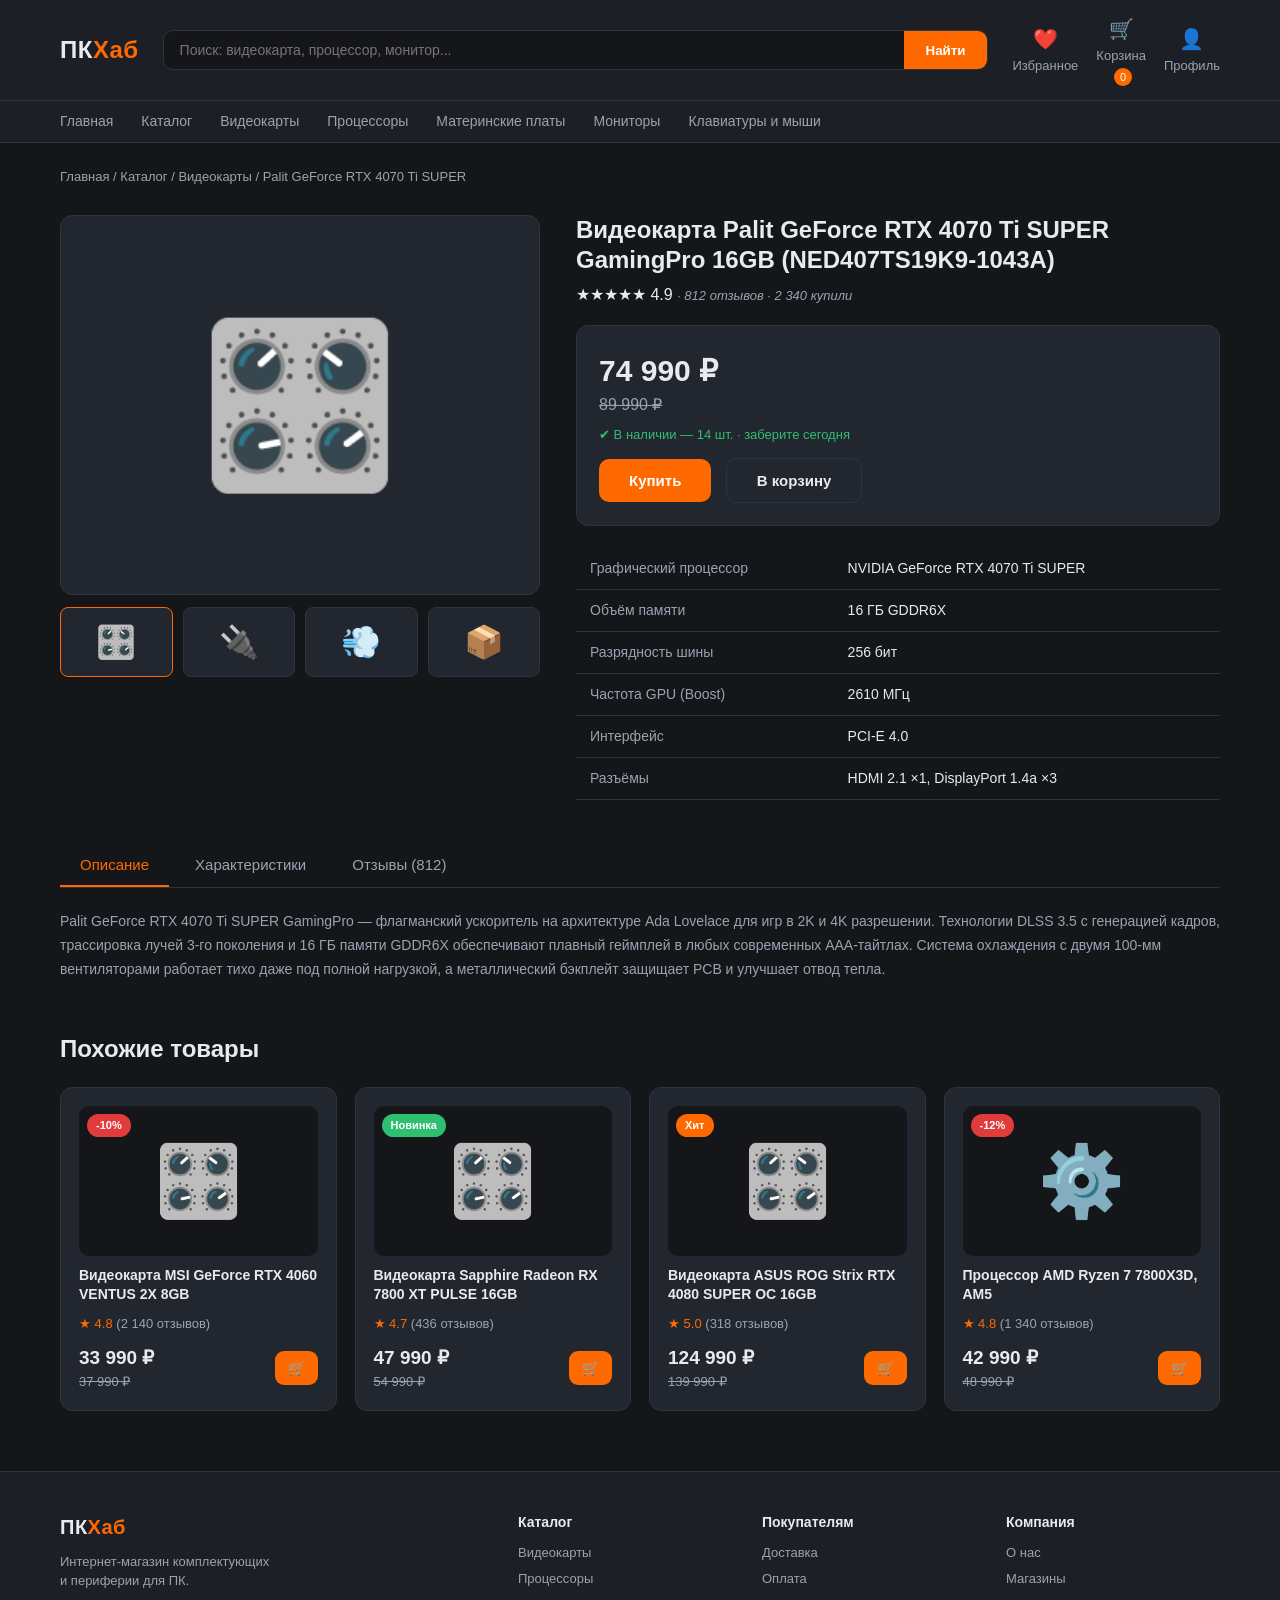
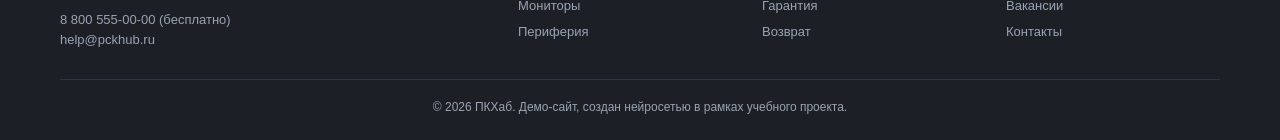
<file: kimi/product.html>
<!DOCTYPE html>
<html lang="ru">
<head>
<meta charset="UTF-8">
<meta name="viewport" content="width=device-width, initial-scale=1.0">
<title>Видеокарта Palit RTX 4070 Ti SUPER — ПКХаб</title>
<link rel="stylesheet" href="styles.css">
</head>
<body>


<header class="header">
  <div class="container">
    <div class="header__inner">
      <a href="index.html" class="logo">ПК<span>Хаб</span></a>
      <form class="search" onsubmit="return false">
        <input type="text" placeholder="Поиск: видеокарта, процессор, монитор...">
        <button type="submit">Найти</button>
      </form>
      <div class="header__icons">
        <a href="#"><span class="ico">❤️</span>Избранное</a>
        <a href="#"><span class="ico">🛒</span>Корзина<span class="cart-badge" id="cartCount">0</span></a>
        <a href="#"><span class="ico">👤</span>Профиль</a>
      </div>
    </div>
  </div>
  <nav class="nav">
    <div class="container">
      <ul>
        <li><a href="index.html">Главная</a></li>
        <li><a href="catalog.html">Каталог</a></li>
        <li><a href="product.html">Видеокарты</a></li>
        <li><a href="#">Процессоры</a></li>
        <li><a href="#">Материнские платы</a></li>
        <li><a href="#">Мониторы</a></li>
        <li><a href="#">Клавиатуры и мыши</a></li>
      </ul>
    </div>
  </nav>
</header>


<main class="container">
  <div class="crumbs" style="margin-top:24px"><a href="index.html">Главная</a> / <a href="catalog.html">Каталог</a> / Видеокарты / Palit GeForce RTX 4070 Ti SUPER</div>

  <div class="product">
    <div class="gallery">
      <div class="gallery__main" id="mainImg">🎛️</div>
      <div class="gallery__thumbs">
        <div class="active" onclick="setImg(this,'🎛️')">🎛️</div>
        <div onclick="setImg(this,'🔌')">🔌</div>
        <div onclick="setImg(this,'💨')">💨</div>
        <div onclick="setImg(this,'📦')">📦</div>
      </div>
    </div>

    <div class="p-info">
      <h1>Видеокарта Palit GeForce RTX 4070 Ti SUPER GamingPro 16GB (NED407TS19K9-1043A)</h1>
      <div class="rate">★★★★★ 4.9 <em>· 812 отзывов · 2 340 купили</em></div>

      <div class="buy-box">
        <div class="price">74 990 ₽ <s style="font-size:16px;color:var(--muted)">89 990 ₽</s></div>
        <div class="stock">✔ В наличии — 14 шт. · заберите сегодня</div>
        <button class="btn" onclick="addToCart()">Купить</button>
        <button class="btn btn--ghost" onclick="addToCart()">В корзину</button>
      </div>

      <table class="specs" style="margin-top:22px">
        <tr><td>Графический процессор</td><td>NVIDIA GeForce RTX 4070 Ti SUPER</td></tr>
        <tr><td>Объём памяти</td><td>16 ГБ GDDR6X</td></tr>
        <tr><td>Разрядность шины</td><td>256 бит</td></tr>
        <tr><td>Частота GPU (Boost)</td><td>2610 МГц</td></tr>
        <tr><td>Интерфейс</td><td>PCI-E 4.0</td></tr>
        <tr><td>Разъёмы</td><td>HDMI 2.1 ×1, DisplayPort 1.4a ×3</td></tr>
      </table>
    </div>
  </div>

  <section class="section" style="margin-top:0">
    <div class="tabs">
      <div class="tabs__nav">
        <button class="active" onclick="showTab(0,this)">Описание</button>
        <button onclick="showTab(1,this)">Характеристики</button>
        <button onclick="showTab(2,this)">Отзывы (812)</button>
      </div>
      <div class="tab-pane active">
        <p>Palit GeForce RTX 4070 Ti SUPER GamingPro — флагманский ускоритель на архитектуре Ada Lovelace для игр в 2K и 4K разрешении.
        Технологии DLSS 3.5 с генерацией кадров, трассировка лучей 3-го поколения и 16 ГБ памяти GDDR6X обеспечивают плавный геймплей
        в любых современных AAA-тайтлах. Система охлаждения с двумя 100-мм вентиляторами работает тихо даже под полной нагрузкой,
        а металлический бэкплейт защищает PCB и улучшает отвод тепла.</p>
      </div>
      <div class="tab-pane">
        <table class="specs">
          <tr><td>GPU</td><td>AD103, 8448 ядер CUDA</td></tr>
          <tr><td>Частота памяти</td><td>21 Гбит/с</td></tr>
          <tr><td>TDP</td><td>285 Вт, рекомендуемый БП от 750 Вт</td></tr>
          <tr><td>Питание</td><td>1 × 16-pin (12VHPWR)</td></tr>
          <tr><td>Охлаждение</td><td>Два вентилятора 100 мм, 6 теплотрубок</td></tr>
          <tr><td>Габариты</td><td>328 × 139 × 45 мм</td></tr>
        </table>
      </div>
      <div class="tab-pane">
        <div class="review"><b>Дмитрий К.</b> <span class="rate">★★★★★</span><p style="margin-top:6px">Тянет Cyberpunk в 4K с DLSS на ультрах, температура до 68 градусов. Шумно не крутится вообще. Рекомендую.</p></div>
        <div class="review"><b>Артём В.</b> <span class="rate">★★★★★</span><p style="margin-top:6px">Брал для рендеринга в Blender — летает. Доставили на следующий день, всё запечатано.</p></div>
        <div class="review"><b>Сергей М.</b> <span class="rate">★★★★☆</span><p style="margin-top:6px">Карта отличная, но блок питания пришлось менять на 850 Вт. Берите сразу с запасом.</p></div>
      </div>
    </div>
  </section>

  <section class="section">
    <div class="section__head"><h2>Похожие товары</h2></div>
    <div class="grid">
      
<div class="pcard">
  <div class="pcard__img-wrap">
    <div class="pcard__img">🎛️</div>
    <span class="badge badge--sale">-10%</span>
  </div>
  <h3><a href="product.html">Видеокарта MSI GeForce RTX 4060 VENTUS 2X 8GB</a></h3>
  <div class="rate">★ 4.8 <em>(2 140 отзывов)</em></div>
  <div class="pcard__price">
    <div class="price">33 990 ₽<s>37 990 ₽</s></div>
    <button class="mini-btn" onclick="addToCart()">🛒</button>
  </div>
</div>
      
<div class="pcard">
  <div class="pcard__img-wrap">
    <div class="pcard__img">🎛️</div>
    <span class="badge badge--new">Новинка</span>
  </div>
  <h3><a href="product.html">Видеокарта Sapphire Radeon RX 7800 XT PULSE 16GB</a></h3>
  <div class="rate">★ 4.7 <em>(436 отзывов)</em></div>
  <div class="pcard__price">
    <div class="price">47 990 ₽<s>54 990 ₽</s></div>
    <button class="mini-btn" onclick="addToCart()">🛒</button>
  </div>
</div>
      
<div class="pcard">
  <div class="pcard__img-wrap">
    <div class="pcard__img">🎛️</div>
    <span class="badge badge--hit">Хит</span>
  </div>
  <h3><a href="product.html">Видеокарта ASUS ROG Strix RTX 4080 SUPER OC 16GB</a></h3>
  <div class="rate">★ 5.0 <em>(318 отзывов)</em></div>
  <div class="pcard__price">
    <div class="price">124 990 ₽<s>139 990 ₽</s></div>
    <button class="mini-btn" onclick="addToCart()">🛒</button>
  </div>
</div>
      
<div class="pcard">
  <div class="pcard__img-wrap">
    <div class="pcard__img">⚙️</div>
    <span class="badge badge--sale">-12%</span>
  </div>
  <h3><a href="product.html">Процессор AMD Ryzen 7 7800X3D, AM5</a></h3>
  <div class="rate">★ 4.8 <em>(1 340 отзывов)</em></div>
  <div class="pcard__price">
    <div class="price">42 990 ₽<s>48 990 ₽</s></div>
    <button class="mini-btn" onclick="addToCart()">🛒</button>
  </div>
</div>
    </div>
  </section>
</main>


<footer class="footer">
  <div class="container">
    <div class="footer__cols">
      <div>
        <b class="logo" style="font-size:20px">ПК<span style="color:var(--accent)">Хаб</span></b>
        <p style="margin-top:10px">Интернет-магазин комплектующих<br>и периферии для ПК.<br><br>8 800 555-00-00 (бесплатно)<br>help@pckhub.ru</p>
      </div>
      <div><b>Каталог</b><ul><li><a href="#">Видеокарты</a></li><li><a href="#">Процессоры</a></li><li><a href="#">Мониторы</a></li><li><a href="#">Периферия</a></li></ul></div>
      <div><b>Покупателям</b><ul><li><a href="#">Доставка</a></li><li><a href="#">Оплата</a></li><li><a href="#">Гарантия</a></li><li><a href="#">Возврат</a></li></ul></div>
      <div><b>Компания</b><ul><li><a href="#">О нас</a></li><li><a href="#">Магазины</a></li><li><a href="#">Вакансии</a></li><li><a href="#">Контакты</a></li></ul></div>
    </div>
    <div class="footer__bottom">© 2026 ПКХаб. Демо-сайт, создан нейросетью в рамках учебного проекта.</div>
  </div>
</footer>

<script src="script.js"></script>
</body>
</html>
</file>
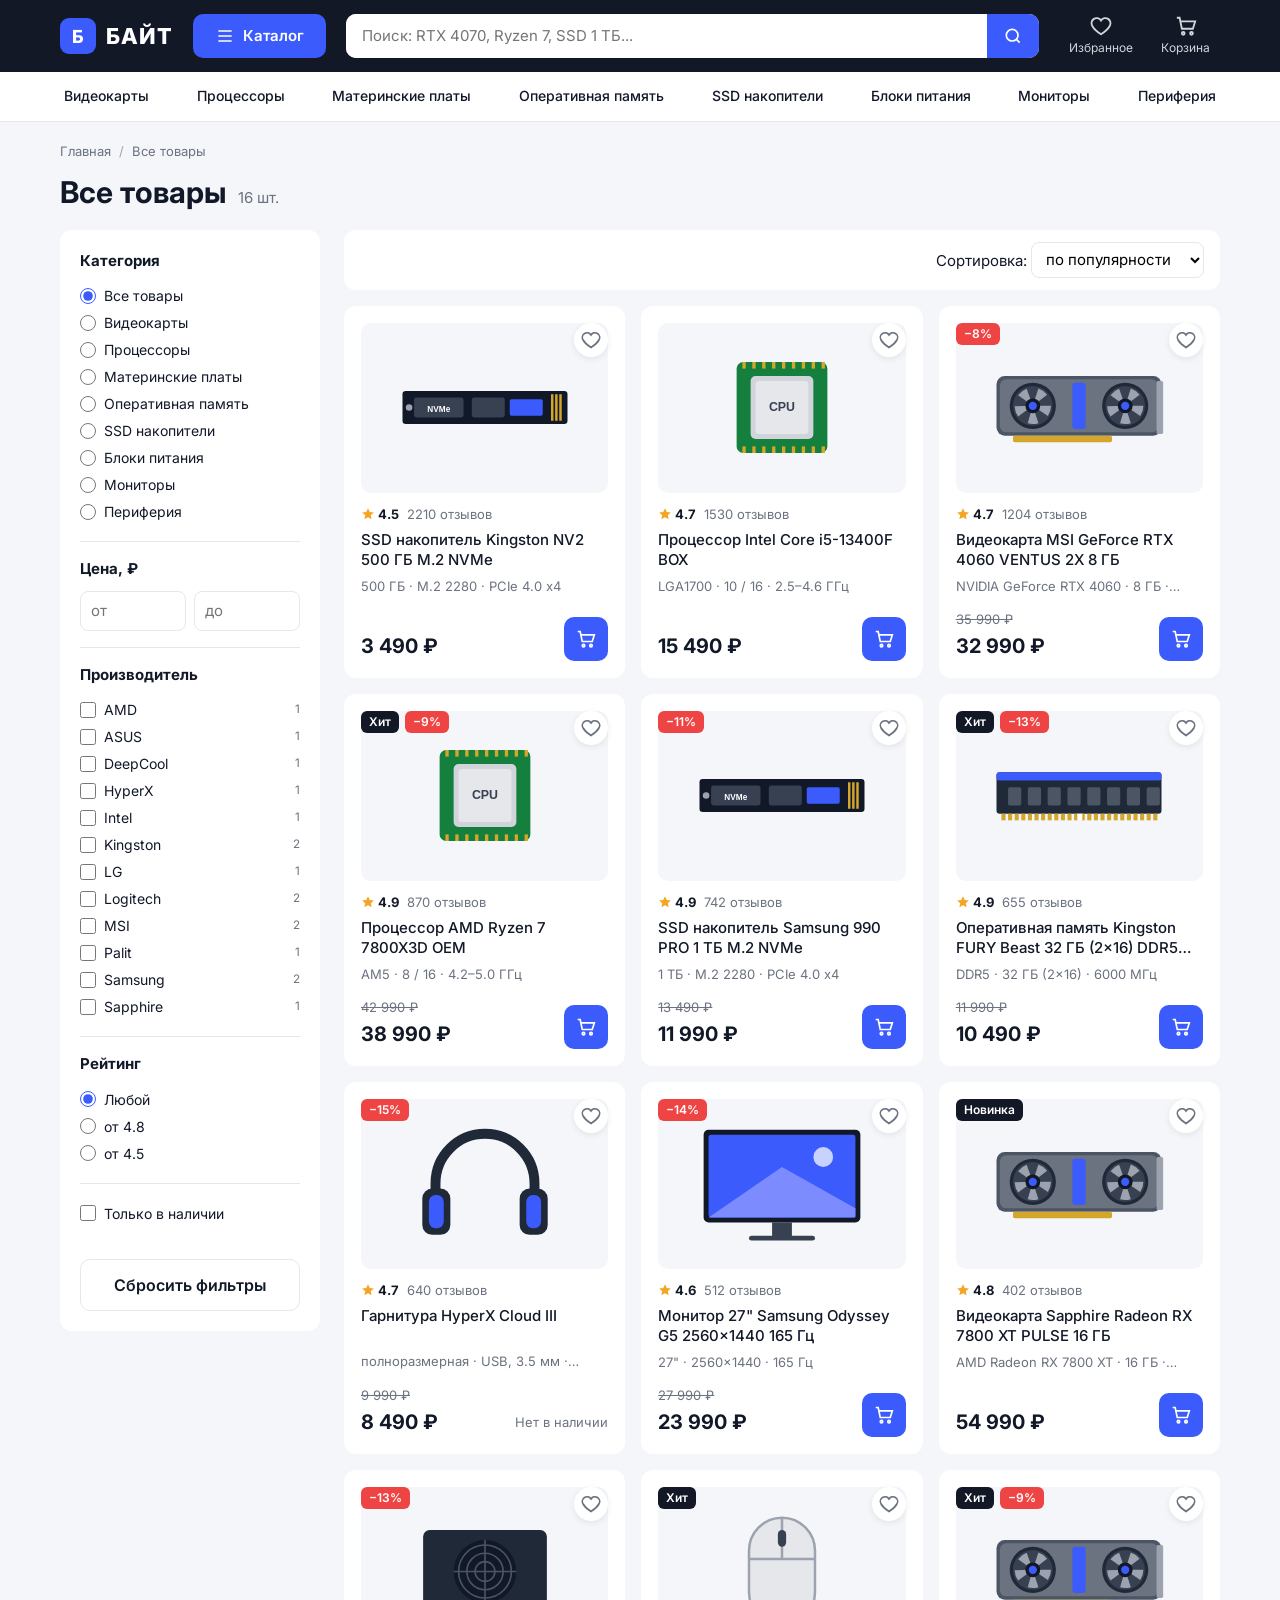
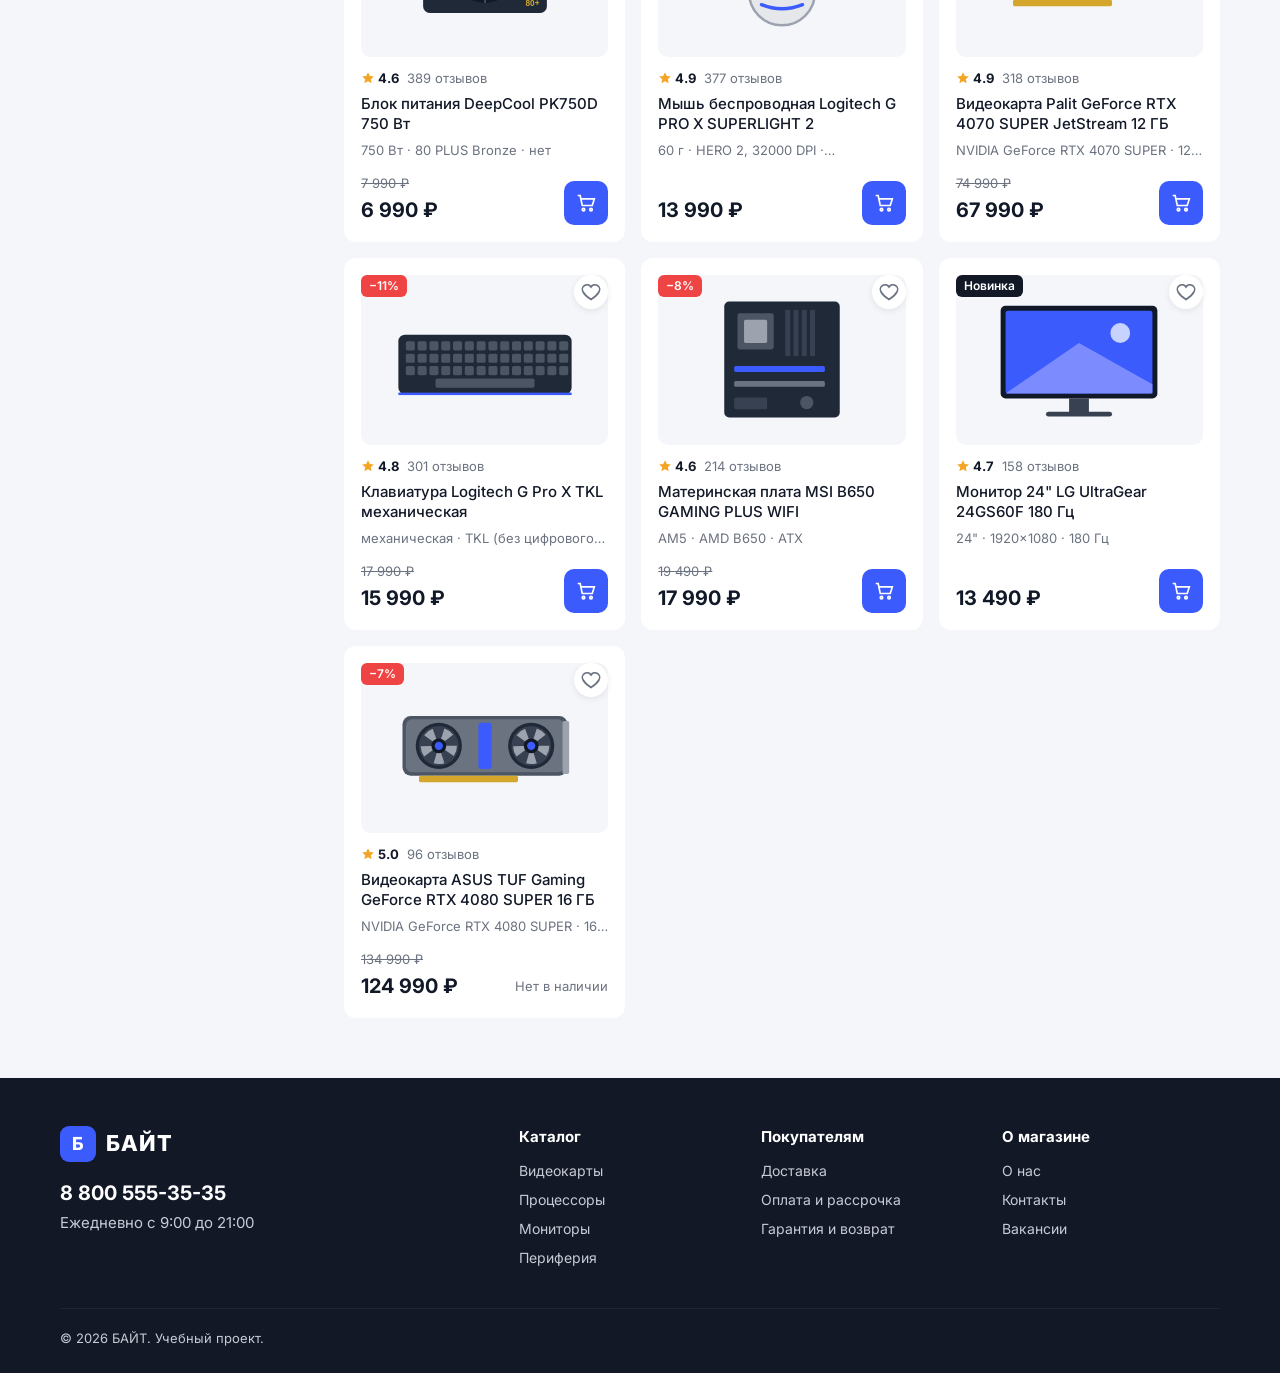
<file: мое/catalog.html>
<!DOCTYPE html>
<html lang="ru">
<head>
  <meta charset="UTF-8">
  <meta name="viewport" content="width=device-width, initial-scale=1.0">
  <title>Каталог — БАЙТ</title>
  <link rel="preconnect" href="https://fonts.googleapis.com">
  <link href="https://fonts.googleapis.com/css2?family=Inter:wght@400;500;600;700;800&display=swap" rel="stylesheet">
  <link rel="stylesheet" href="css/style.css">
</head>
<body>
  <header class="header">
    <div class="header__main">
      <div class="container header__row">
        <a href="index.html" class="logo"><span class="logo__icon">Б</span>БАЙТ</a>
        <a href="catalog.html" class="btn">
          <svg viewBox="0 0 24 24" width="20" height="20" fill="none" stroke="currentColor" stroke-width="2"><path d="M4 6h16M4 12h16M4 18h16"/></svg>
          Каталог
        </a>
        <form class="search" action="catalog.html">
          <input type="search" name="q" placeholder="Поиск: RTX 4070, Ryzen 7, SSD 1 ТБ..." aria-label="Поиск">
          <button type="submit" aria-label="Найти">
            <svg viewBox="0 0 24 24" width="20" height="20" fill="none" stroke="currentColor" stroke-width="2"><circle cx="11" cy="11" r="7"/><path d="M20 20l-4-4"/></svg>
          </button>
        </form>
        <div class="header__actions">
          <a href="catalog.html?fav=1" class="action">
            <svg viewBox="0 0 24 24" width="22" height="22" fill="none" stroke="currentColor" stroke-width="2"><path d="M12 21s-7-4.5-9.5-9A5.5 5.5 0 0 1 12 6a5.5 5.5 0 0 1 9.5 6c-2.5 4.5-9.5 9-9.5 9z"/></svg>
            Избранное<i data-count="fav" hidden>0</i>
          </a>
          <button class="action" onclick="openCart()">
            <svg viewBox="0 0 24 24" width="22" height="22" fill="none" stroke="currentColor" stroke-width="2"><circle cx="9" cy="20" r="1.5"/><circle cx="18" cy="20" r="1.5"/><path d="M2 3h3l2.5 12h12L22 7H6"/></svg>
            Корзина<i data-count="cart" hidden>0</i>
          </button>
        </div>
      </div>
    </div>
    <nav class="nav">
      <ul class="container">
        <li><a href="catalog.html?cat=gpu">Видеокарты</a></li>
        <li><a href="catalog.html?cat=cpu">Процессоры</a></li>
        <li><a href="catalog.html?cat=mb">Материнские платы</a></li>
        <li><a href="catalog.html?cat=ram">Оперативная память</a></li>
        <li><a href="catalog.html?cat=ssd">SSD накопители</a></li>
        <li><a href="catalog.html?cat=psu">Блоки питания</a></li>
        <li><a href="catalog.html?cat=monitor">Мониторы</a></li>
        <li><a href="catalog.html?cat=periph">Периферия</a></li>
      </ul>
    </nav>
  </header>

  <main class="container">
    <div class="crumbs"><a href="index.html">Главная</a><i>/</i><span id="crumbCat">Каталог</span></div>
    <div class="catalog-head">
      <h1 id="catTitle">Все товары</h1>
      <span id="count"></span>
    </div>
    <div class="catalog">
      <aside class="filters" id="filters">
        <div class="filter">
          <h4>Категория</h4>
          <div id="fCats"></div>
        </div>
        <div class="filter">
          <h4>Цена, ₽</h4>
          <div class="price-inputs">
            <input type="number" id="fMin" placeholder="от" min="0">
            <input type="number" id="fMax" placeholder="до" min="0">
          </div>
        </div>
        <div class="filter">
          <h4>Производитель</h4>
          <div id="fBrands"></div>
        </div>
        <div class="filter">
          <h4>Рейтинг</h4>
          <label><input type="radio" name="rating" value="0" checked> Любой</label>
          <label><input type="radio" name="rating" value="4.8"> от 4.8</label>
          <label><input type="radio" name="rating" value="4.5"> от 4.5</label>
        </div>
        <div class="filter">
          <label><input type="checkbox" id="fStock"> Только в наличии</label>
        </div>
        <button class="btn btn--light btn--big" id="resetBtn">Сбросить фильтры</button>
      </aside>

      <div>
        <div class="toolbar">
          <button class="btn btn--light filters-toggle" id="filtersToggle">Фильтры</button>
          <span id="queryInfo"></span>
          <label>Сортировка:
            <select id="sort">
              <option value="popular">по популярности</option>
              <option value="cheap">сначала дешёвые</option>
              <option value="expensive">сначала дорогие</option>
              <option value="rating">по рейтингу</option>
            </select>
          </label>
        </div>
        <div class="grid" id="products"></div>
      </div>
    </div>
  </main>

  <footer class="footer">
    <div class="container">
      <div class="footer__cols">
        <div>
          <a href="index.html" class="logo"><span class="logo__icon">Б</span>БАЙТ</a>
          <a href="tel:88005553535" class="footer__phone">8 800 555-35-35</a>
          <p>Ежедневно с 9:00 до 21:00</p>
        </div>
        <div>
          <h4>Каталог</h4>
          <ul>
            <li><a href="catalog.html?cat=gpu">Видеокарты</a></li>
            <li><a href="catalog.html?cat=cpu">Процессоры</a></li>
            <li><a href="catalog.html?cat=monitor">Мониторы</a></li>
            <li><a href="catalog.html?cat=periph">Периферия</a></li>
          </ul>
        </div>
        <div>
          <h4>Покупателям</h4>
          <ul>
            <li><a href="#">Доставка</a></li>
            <li><a href="#">Оплата и рассрочка</a></li>
            <li><a href="#">Гарантия и возврат</a></li>
          </ul>
        </div>
        <div>
          <h4>О магазине</h4>
          <ul>
            <li><a href="#">О нас</a></li>
            <li><a href="#">Контакты</a></li>
            <li><a href="#">Вакансии</a></li>
          </ul>
        </div>
      </div>
      <div class="footer__bottom">© 2026 БАЙТ. Учебный проект.</div>
    </div>
  </footer>

  <div class="overlay" onclick="closeCart()"></div>
  <aside class="cart" aria-label="Корзина">
    <div class="cart__head">
      <h3>Корзина</h3>
      <button class="cart__close" onclick="closeCart()" aria-label="Закрыть">×</button>
    </div>
    <div id="cartList"></div>
    <div class="cart__foot">
      <div class="cart__total"><span>Итого:</span><span id="cartTotal">0 ₽</span></div>
      <button class="btn btn--big" id="checkout">Оформить заказ</button>
    </div>
  </aside>

  <script src="js/data.js"></script>
  <script src="js/app.js"></script>
  <script src="js/catalog.js"></script>
</body>
</html>
</file>
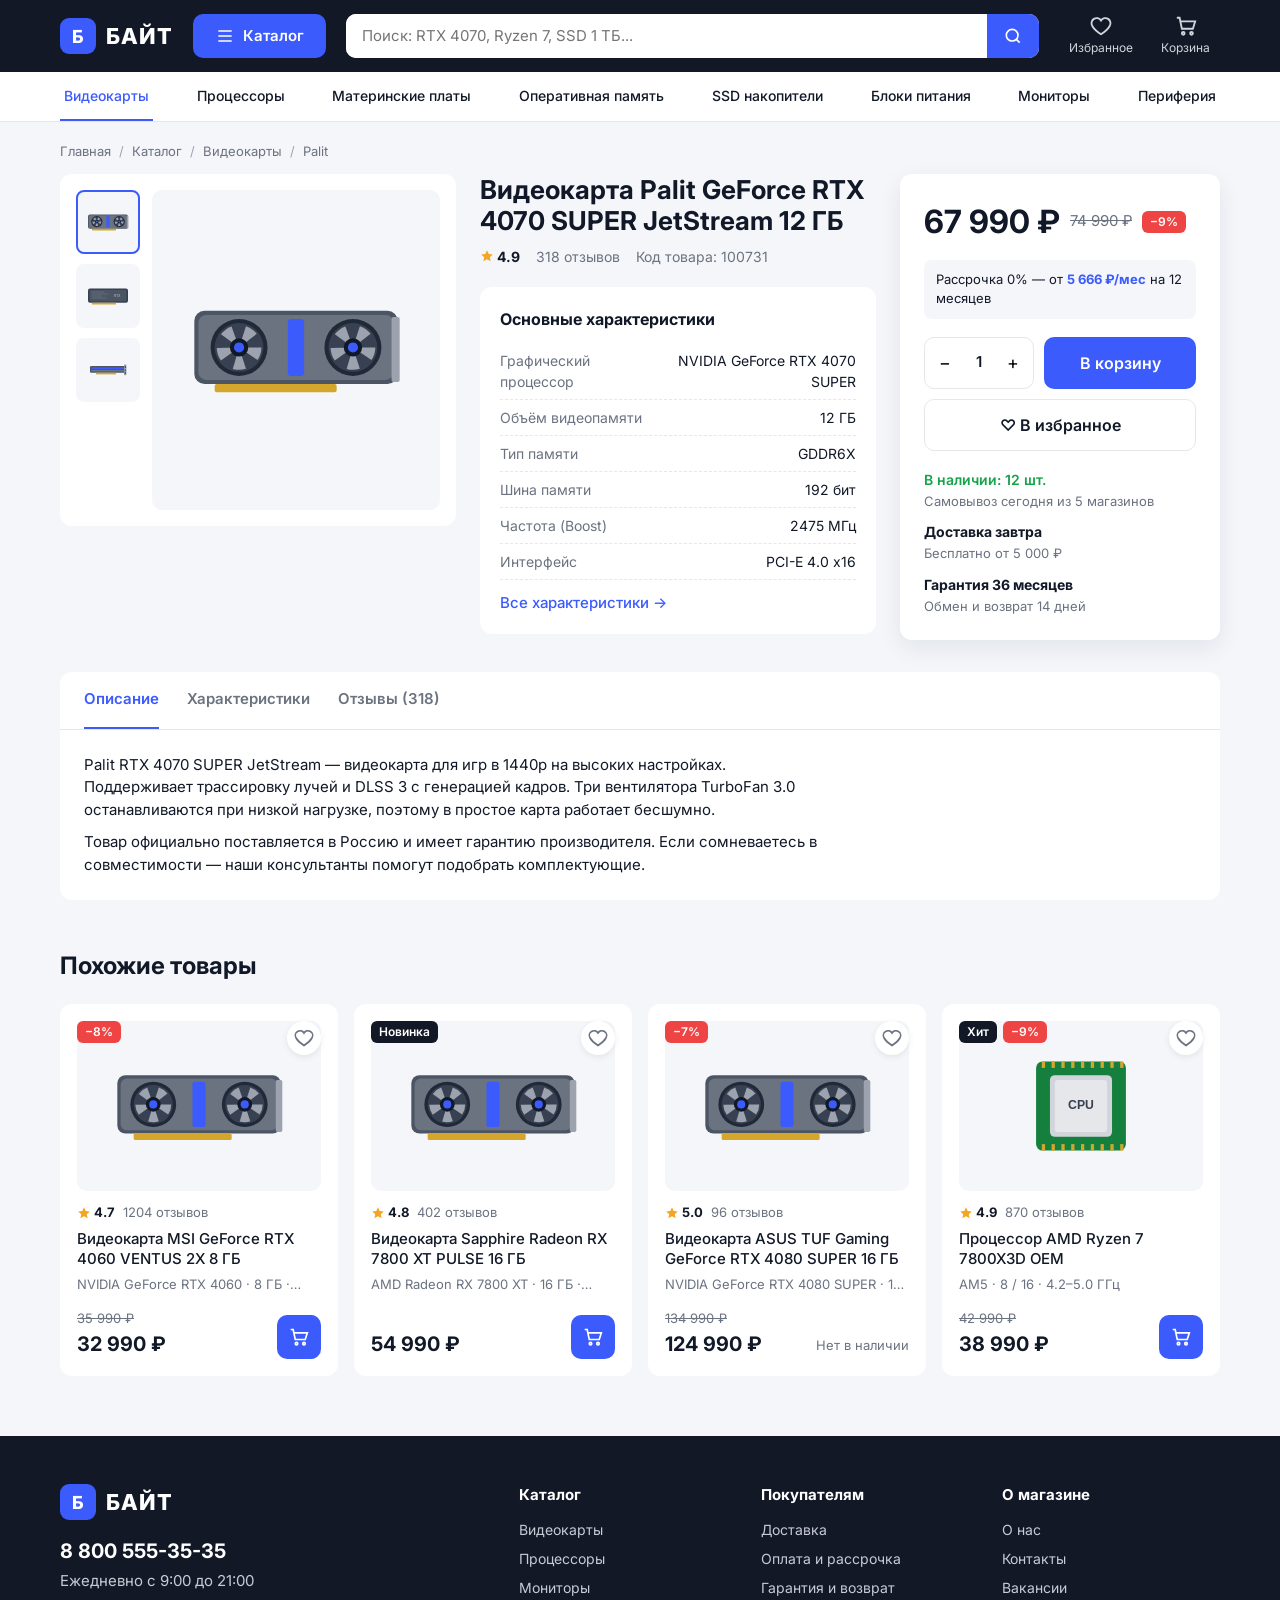
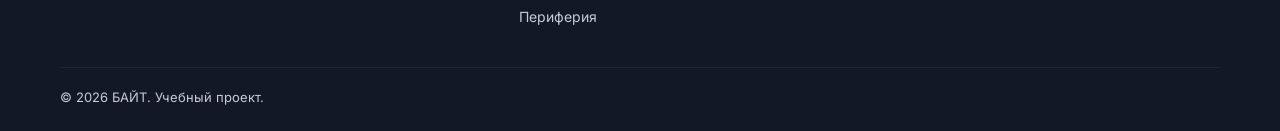
<file: мое/product.html>
<!DOCTYPE html>
<html lang="ru">
<head>
  <meta charset="UTF-8">
  <meta name="viewport" content="width=device-width, initial-scale=1.0">
  <title>Товар — БАЙТ</title>
  <link rel="preconnect" href="https://fonts.googleapis.com">
  <link href="https://fonts.googleapis.com/css2?family=Inter:wght@400;500;600;700;800&display=swap" rel="stylesheet">
  <link rel="stylesheet" href="css/style.css">
</head>
<body>
  <header class="header">
    <div class="header__main">
      <div class="container header__row">
        <a href="index.html" class="logo"><span class="logo__icon">Б</span>БАЙТ</a>
        <a href="catalog.html" class="btn">
          <svg viewBox="0 0 24 24" width="20" height="20" fill="none" stroke="currentColor" stroke-width="2"><path d="M4 6h16M4 12h16M4 18h16"/></svg>
          Каталог
        </a>
        <form class="search" action="catalog.html">
          <input type="search" name="q" placeholder="Поиск: RTX 4070, Ryzen 7, SSD 1 ТБ..." aria-label="Поиск">
          <button type="submit" aria-label="Найти">
            <svg viewBox="0 0 24 24" width="20" height="20" fill="none" stroke="currentColor" stroke-width="2"><circle cx="11" cy="11" r="7"/><path d="M20 20l-4-4"/></svg>
          </button>
        </form>
        <div class="header__actions">
          <a href="catalog.html?fav=1" class="action">
            <svg viewBox="0 0 24 24" width="22" height="22" fill="none" stroke="currentColor" stroke-width="2"><path d="M12 21s-7-4.5-9.5-9A5.5 5.5 0 0 1 12 6a5.5 5.5 0 0 1 9.5 6c-2.5 4.5-9.5 9-9.5 9z"/></svg>
            Избранное<i data-count="fav" hidden>0</i>
          </a>
          <button class="action" onclick="openCart()">
            <svg viewBox="0 0 24 24" width="22" height="22" fill="none" stroke="currentColor" stroke-width="2"><circle cx="9" cy="20" r="1.5"/><circle cx="18" cy="20" r="1.5"/><path d="M2 3h3l2.5 12h12L22 7H6"/></svg>
            Корзина<i data-count="cart" hidden>0</i>
          </button>
        </div>
      </div>
    </div>
    <nav class="nav">
      <ul class="container">
        <li><a href="catalog.html?cat=gpu" class="active">Видеокарты</a></li>
        <li><a href="catalog.html?cat=cpu">Процессоры</a></li>
        <li><a href="catalog.html?cat=mb">Материнские платы</a></li>
        <li><a href="catalog.html?cat=ram">Оперативная память</a></li>
        <li><a href="catalog.html?cat=ssd">SSD накопители</a></li>
        <li><a href="catalog.html?cat=psu">Блоки питания</a></li>
        <li><a href="catalog.html?cat=monitor">Мониторы</a></li>
        <li><a href="catalog.html?cat=periph">Периферия</a></li>
      </ul>
    </nav>
  </header>

  <main class="container">
    <div class="crumbs" id="crumbs"></div>
    <div class="product">
      <div class="gallery">
        <div class="gallery__thumbs" id="thumbs"></div>
        <div class="gallery__main"><img id="mainImg" src="img/gpu.svg" alt=""></div>
      </div>

      <div class="product__info">
        <h1 id="pName"></h1>
        <div class="product__meta" id="pMeta"></div>
        <div class="short-specs">
          <h3>Основные характеристики</h3>
          <div id="pShortSpecs"></div>
          <button class="link-btn" onclick="openTab('specs', true)">Все характеристики →</button>
        </div>
      </div>

      <aside class="buy">
        <div class="buy__price" id="pPrice"></div>
        <div class="credit" id="pCredit"></div>
        <div class="buy__row">
          <div class="qty">
            <button id="minus">−</button>
            <span id="qty">1</span>
            <button id="plus">+</button>
          </div>
          <button class="btn btn--big" id="buyBtn">В корзину</button>
        </div>
        <button class="btn btn--light btn--big" id="favBtn">В избранное</button>
        <div class="buy__info" id="pStock"></div>
      </aside>
    </div>

    <div class="tabs" id="tabs">
      <div class="tabs__nav">
        <button class="active" data-tab="desc">Описание</button>
        <button data-tab="specs">Характеристики</button>
        <button data-tab="reviews" id="reviewsBtn">Отзывы</button>
      </div>
      <div class="tab active" id="tab-desc"></div>
      <div class="tab" id="tab-specs"></div>
      <div class="tab" id="tab-reviews"></div>
    </div>

    <section>
      <div class="section-head"><h2>Похожие товары</h2></div>
      <div class="grid" id="similar"></div>
    </section>
  </main>

  <footer class="footer">
    <div class="container">
      <div class="footer__cols">
        <div>
          <a href="index.html" class="logo"><span class="logo__icon">Б</span>БАЙТ</a>
          <a href="tel:88005553535" class="footer__phone">8 800 555-35-35</a>
          <p>Ежедневно с 9:00 до 21:00</p>
        </div>
        <div>
          <h4>Каталог</h4>
          <ul>
            <li><a href="catalog.html?cat=gpu">Видеокарты</a></li>
            <li><a href="catalog.html?cat=cpu">Процессоры</a></li>
            <li><a href="catalog.html?cat=monitor">Мониторы</a></li>
            <li><a href="catalog.html?cat=periph">Периферия</a></li>
          </ul>
        </div>
        <div>
          <h4>Покупателям</h4>
          <ul>
            <li><a href="#">Доставка</a></li>
            <li><a href="#">Оплата и рассрочка</a></li>
            <li><a href="#">Гарантия и возврат</a></li>
          </ul>
        </div>
        <div>
          <h4>О магазине</h4>
          <ul>
            <li><a href="#">О нас</a></li>
            <li><a href="#">Контакты</a></li>
            <li><a href="#">Вакансии</a></li>
          </ul>
        </div>
      </div>
      <div class="footer__bottom">© 2026 БАЙТ. Учебный проект.</div>
    </div>
  </footer>

  <div class="overlay" onclick="closeCart()"></div>
  <aside class="cart" aria-label="Корзина">
    <div class="cart__head">
      <h3>Корзина</h3>
      <button class="cart__close" onclick="closeCart()" aria-label="Закрыть">×</button>
    </div>
    <div id="cartList"></div>
    <div class="cart__foot">
      <div class="cart__total"><span>Итого:</span><span id="cartTotal">0 ₽</span></div>
      <button class="btn btn--big" id="checkout">Оформить заказ</button>
    </div>
  </aside>

  <script src="js/data.js"></script>
  <script src="js/app.js"></script>
  <script src="js/product.js"></script>
</body>
</html>
</file>
<file: devin/css/style.css>
@import url('https://fonts.googleapis.com/css2?family=Inter:wght@400;500;600;700;800&display=swap');
:root{--accent:#FF6A00;--accent-d:#e05d00;--dark:#16181d;--dark2:#22252c;--text:#1d1f24;--muted:#6b717c;--line:#e4e7eb;--bg:#f3f4f6;--card:#fff;--green:#1aa260;--red:#e53935;--r:14px;--shadow:0 6px 24px rgba(20,24,32,.08)}
*{box-sizing:border-box;margin:0;padding:0}
body{font-family:Inter,Arial,sans-serif;color:var(--text);background:var(--bg);line-height:1.45;font-size:15px}
a{color:inherit;text-decoration:none}
button{font:inherit;cursor:pointer;border:0;background:none;color:inherit}
input,select,textarea{font:inherit}
img{max-width:100%;display:block}
.container{max-width:1320px;margin:0 auto;padding:0 20px}
.btn{display:inline-flex;align-items:center;justify-content:center;gap:8px;height:44px;padding:0 22px;border-radius:10px;font-weight:600;transition:.2s}
.btn-accent{background:var(--accent);color:#fff}.btn-accent:hover{background:var(--accent-d)}
.btn-outline{border:1.5px solid var(--line);background:#fff}.btn-outline:hover{border-color:var(--accent);color:var(--accent)}
.btn-dark{background:var(--dark);color:#fff}.btn-dark:hover{background:#000}
.btn-lg{height:54px;font-size:17px;padding:0 30px}
.icon{width:22px;height:22px;stroke:currentColor;fill:none;stroke-width:2;stroke-linecap:round;stroke-linejoin:round}

/* Topbar & header */
.topbar{background:var(--dark);color:#aeb3bc;font-size:13px}
.topbar .container{display:flex;justify-content:space-between;height:36px;align-items:center;gap:20px}
.topbar nav{display:flex;gap:22px}.topbar a:hover{color:#fff}
.city{color:#fff;display:flex;align-items:center;gap:6px}
.header{background:var(--dark2);position:sticky;top:0;z-index:50;box-shadow:0 2px 10px rgba(0,0,0,.25)}
.header .container{display:flex;align-items:center;gap:18px;height:74px}
.logo{display:flex;align-items:center;gap:10px;color:#fff;font-weight:800;font-size:24px;letter-spacing:1px}
.logo-mark{width:40px;height:40px;border-radius:10px;background:var(--accent);display:grid;place-items:center}
.logo small{display:block;font-size:10px;font-weight:500;color:#9aa0a8;letter-spacing:.5px}
.catalog-btn{height:46px}
.search{flex:1;display:flex;background:#fff;border-radius:10px;overflow:hidden;height:46px}
.search input{flex:1;border:0;padding:0 16px;outline:none;min-width:0}
.search button{width:56px;background:var(--accent);color:#fff;display:grid;place-items:center}
.h-actions{display:flex;gap:6px}
.h-action{position:relative;display:flex;flex-direction:column;align-items:center;color:#cfd3da;font-size:12px;padding:6px 10px;border-radius:8px}
.h-action:hover{color:#fff;background:rgba(255,255,255,.06)}
.badge{position:absolute;top:0;right:8px;min-width:18px;height:18px;padding:0 5px;border-radius:9px;background:var(--accent);color:#fff;font-size:11px;font-weight:700;display:grid;place-items:center}
.badge:empty,.badge[data-zero]{display:none}
.burger{display:none;color:#fff}
.catnav{background:#fff;border-bottom:1px solid var(--line)}
.catnav .container{display:flex;gap:4px;overflow-x:auto;scrollbar-width:none}
.catnav a{white-space:nowrap;padding:13px 14px;font-weight:500;font-size:14px;border-bottom:2px solid transparent}
.catnav a:hover,.catnav a.active{color:var(--accent);border-color:var(--accent)}
.mega{position:absolute;left:0;right:0;top:100%;background:#fff;box-shadow:var(--shadow);display:none;padding:24px 0;z-index:60}
.mega.open{display:block}
.mega-grid{display:grid;grid-template-columns:repeat(4,1fr);gap:8px}
.mega-grid a{display:flex;align-items:center;gap:12px;padding:10px;border-radius:10px;font-weight:500}
.mega-grid a:hover{background:var(--bg);color:var(--accent)}
.mega-grid img{width:54px;height:40px;object-fit:contain;border-radius:6px}

/* Sections */
section{margin:36px 0}
.sec-head{display:flex;justify-content:space-between;align-items:end;margin-bottom:18px;gap:16px;flex-wrap:wrap}
.sec-head h2{font-size:28px;font-weight:800}
.sec-head a{color:var(--accent);font-weight:600}

/* Hero */
.hero{margin-top:24px;display:grid;grid-template-columns:1fr 340px;gap:20px}
.slider{position:relative;border-radius:20px;overflow:hidden;height:400px;background:var(--dark)}
.slide{position:absolute;inset:0;display:flex;align-items:center;padding:0 60px;opacity:0;transition:opacity .6s;color:#fff}
.slide.active{opacity:1;z-index:1}
.slide-text{max-width:430px;position:relative;z-index:2}
.slide .tag{display:inline-block;background:rgba(255,255,255,.15);padding:6px 12px;border-radius:20px;font-size:13px;font-weight:600;margin-bottom:16px}
.slide h1{font-size:42px;line-height:1.1;font-weight:800;margin-bottom:14px}
.slide p{color:#d6d9df;margin-bottom:26px;font-size:17px}
.slide-img{position:absolute;right:40px;top:50%;transform:translateY(-50%);width:44%;filter:drop-shadow(0 20px 40px rgba(0,0,0,.5))}
.slide-img img{border-radius:16px;mix-blend-mode:normal}
.s1{background:radial-gradient(circle at 75% 50%,#3a2a1a,#121418 70%)}
.s2{background:radial-gradient(circle at 75% 50%,#24305e,#0f1220 70%)}
.s3{background:radial-gradient(circle at 75% 50%,#4a1030,#140b12 70%)}
.dots{position:absolute;bottom:22px;left:60px;display:flex;gap:8px;z-index:3}
.dots button{width:10px;height:10px;border-radius:5px;background:rgba(255,255,255,.4);transition:.3s}
.dots button.active{width:30px;background:var(--accent)}
.s-arrow{position:absolute;top:50%;transform:translateY(-50%);z-index:3;width:44px;height:44px;border-radius:50%;background:rgba(255,255,255,.12);color:#fff;display:grid;place-items:center}
.s-arrow:hover{background:var(--accent)}.s-prev{left:12px}.s-next{right:12px}
.hero-side{display:grid;gap:20px}
.promo-card{border-radius:20px;padding:24px;color:#fff;position:relative;overflow:hidden;display:flex;flex-direction:column;justify-content:space-between}
.promo-card h3{font-size:22px;line-height:1.2}
.promo-card .big{font-size:40px;font-weight:800}
.promo-card.p1{background:linear-gradient(135deg,#FF6A00,#ff9a3d)}
.promo-card.p2{background:linear-gradient(135deg,#2b2f36,#4a505a)}

/* Categories */
.cats{display:grid;grid-template-columns:repeat(4,1fr);gap:16px}
.cat-card{background:#fff;border-radius:var(--r);padding:18px;display:flex;align-items:center;justify-content:space-between;gap:10px;transition:.2s;border:1px solid transparent;min-height:110px}
.cat-card:hover{box-shadow:var(--shadow);border-color:var(--accent);transform:translateY(-2px)}
.cat-card b{display:block;font-size:16px}
.cat-card span{color:var(--muted);font-size:13px}
.cat-card img{width:110px;height:82px;object-fit:contain;border-radius:10px}

/* Features */
.features{display:grid;grid-template-columns:repeat(4,1fr);gap:16px}
.feature{background:#fff;border-radius:var(--r);padding:20px;display:flex;gap:14px;align-items:center}
.feature .ic{width:52px;height:52px;border-radius:12px;background:#fff1e6;color:var(--accent);display:grid;place-items:center;flex-shrink:0}
.feature b{display:block}.feature span{color:var(--muted);font-size:13px}

/* Tabs pills */
.pills{display:flex;gap:8px;flex-wrap:wrap}
.pill{padding:8px 16px;border-radius:20px;background:#fff;font-weight:500;font-size:14px;border:1px solid var(--line)}
.pill.active,.pill:hover{background:var(--dark);color:#fff;border-color:var(--dark)}

/* Product card */
.grid{display:grid;grid-template-columns:repeat(4,1fr);gap:16px}
.card{background:#fff;border-radius:var(--r);padding:14px;display:flex;flex-direction:column;position:relative;transition:.2s;border:1px solid transparent}
.card:hover{box-shadow:var(--shadow);border-color:#ffd3b3}
.card-img{border-radius:10px;overflow:hidden;aspect-ratio:4/3;margin-bottom:12px;display:block}
.card-img img{width:100%;height:100%;object-fit:cover;transition:.3s}
.card:hover .card-img img{transform:scale(1.04)}
.labels{position:absolute;top:22px;left:22px;display:flex;gap:6px;z-index:2}
.label{font-size:11px;font-weight:700;padding:3px 8px;border-radius:6px;color:#fff;background:var(--red)}
.label.hit{background:var(--accent)}
.fav{position:absolute;top:20px;right:20px;width:36px;height:36px;border-radius:50%;background:#fff;display:grid;place-items:center;z-index:2;color:var(--muted);box-shadow:0 2px 6px rgba(0,0,0,.08)}
.fav:hover,.fav.on{color:var(--red)}.fav.on svg{fill:var(--red)}
.rating{display:flex;align-items:center;gap:6px;font-size:13px;color:var(--muted);margin-bottom:6px}
.stars{color:#ffb400;letter-spacing:1px}
.card-title{font-weight:500;font-size:14px;line-height:1.35;margin-bottom:8px;display:-webkit-box;-webkit-line-clamp:2;-webkit-box-orient:vertical;overflow:hidden;min-height:38px}
.card-title:hover{color:var(--accent)}
.card-specs{font-size:12px;color:var(--muted);margin-bottom:10px;display:flex;flex-wrap:wrap;gap:4px}
.card-specs span{background:var(--bg);padding:2px 7px;border-radius:5px}
.card-bottom{margin-top:auto;display:flex;align-items:end;justify-content:space-between;gap:8px}
.price{font-size:21px;font-weight:800;white-space:nowrap}
.old{font-size:13px;color:var(--muted);text-decoration:line-through;display:block;font-weight:400}
.stock{font-size:12px;color:var(--green);margin-bottom:8px}
.stock.low{color:#e08a00}
.buy{width:46px;height:46px;border-radius:10px;background:var(--accent);color:#fff;display:grid;place-items:center;transition:.2s;flex-shrink:0}
.buy:hover{background:var(--accent-d)}
.buy.in{background:var(--green)}

/* Build banner */
.build{background:linear-gradient(110deg,#16181d 40%,#2a1a0d);border-radius:20px;color:#fff;padding:44px 50px;display:grid;grid-template-columns:1fr 1fr;align-items:center;gap:30px;overflow:hidden}
.build>*{min-width:0}.build h2{font-size:34px;line-height:1.15;margin-bottom:12px}
.build p{color:#c8ccd3;margin-bottom:24px}
.build-steps{display:grid;grid-template-columns:repeat(3,1fr);gap:12px}
.build-steps div{background:rgba(255,255,255,.06);border:1px solid rgba(255,255,255,.1);border-radius:14px;padding:16px;text-align:center}
.build-steps img{border-radius:10px;margin-bottom:8px}
.build-steps b{display:block}.build-steps span{font-size:12px;color:#aeb3bc}

/* Brands */
.brands{display:grid;grid-template-columns:repeat(5,1fr);gap:12px}
.brand{background:#fff;border-radius:12px;height:76px;display:grid;place-items:center;font-weight:800;font-size:20px;color:#9aa0a8;letter-spacing:1px;transition:.2s}
.brand:hover{color:var(--dark);box-shadow:var(--shadow)}

/* Articles */
.articles{display:grid;grid-template-columns:repeat(3,1fr);gap:16px}
.article{background:#fff;border-radius:var(--r);overflow:hidden;transition:.2s}
.article:hover{box-shadow:var(--shadow)}
.article .cover{height:170px;overflow:hidden}.article .cover img{width:100%;height:100%;object-fit:cover}
.article .body{padding:16px}
.article .tag{color:var(--accent);font-weight:700;font-size:12px;text-transform:uppercase}
.article h3{font-size:17px;margin:6px 0 10px}
.article .meta{color:var(--muted);font-size:13px}

/* Subscribe */
.subscribe{background:var(--accent);border-radius:20px;padding:36px 44px;display:flex;justify-content:space-between;align-items:center;gap:24px;color:#fff;flex-wrap:wrap}
.subscribe h2{font-size:26px}.subscribe p{opacity:.9}
.subscribe form{display:flex;gap:10px;flex:1;max-width:520px}
.subscribe input{flex:1;height:50px;border-radius:10px;border:0;padding:0 16px;outline:none}
.subscribe .btn{height:50px}

/* Footer */
.footer{background:var(--dark);color:#aeb3bc;margin-top:60px;padding:50px 0 24px;font-size:14px}
.f-grid{display:grid;grid-template-columns:1.4fr 1fr 1fr 1fr;gap:30px}
.footer h4{color:#fff;margin-bottom:14px}
.footer li{list-style:none;margin-bottom:8px}.footer a:hover{color:var(--accent)}
.f-phone{font-size:22px;color:#fff;font-weight:700;margin:14px 0 4px}
.socials{display:flex;gap:10px;margin-top:16px}
.socials a{width:38px;height:38px;border-radius:10px;background:var(--dark2);display:grid;place-items:center;color:#fff;font-weight:700;font-size:13px}
.socials a:hover{background:var(--accent);color:#fff}
.f-bottom{border-top:1px solid #2c3038;margin-top:36px;padding-top:20px;display:flex;justify-content:space-between;flex-wrap:wrap;gap:12px}
.pay{display:flex;gap:8px}.pay span{background:var(--dark2);padding:4px 10px;border-radius:6px;font-size:12px;color:#fff;font-weight:700}

/* Cart drawer */
.overlay{position:fixed;inset:0;background:rgba(0,0,0,.45);opacity:0;pointer-events:none;transition:.3s;z-index:90}
.overlay.open{opacity:1;pointer-events:auto}
.drawer{position:fixed;top:0;right:0;bottom:0;width:420px;max-width:100%;background:#fff;z-index:100;transform:translateX(100%);transition:.3s;display:flex;flex-direction:column}
.drawer.open{transform:none}
.drawer-head{display:flex;justify-content:space-between;align-items:center;padding:20px;border-bottom:1px solid var(--line)}
.drawer-head h3{font-size:22px}
.drawer-body{flex:1;overflow:auto;padding:10px 20px}
.cart-item{display:grid;grid-template-columns:72px 1fr auto;gap:12px;padding:14px 0;border-bottom:1px solid var(--line);align-items:center}
.cart-item img{border-radius:8px}
.cart-item .t{font-size:13px;line-height:1.3;margin-bottom:6px}
.qty{display:inline-flex;align-items:center;border:1px solid var(--line);border-radius:8px;overflow:hidden}
.qty button{width:30px;height:30px;font-size:18px}.qty button:hover{background:var(--bg)}
.qty span,.qty input{width:34px;text-align:center;border:0;font-weight:600}
.rm{color:var(--muted);font-size:12px;margin-top:6px}.rm:hover{color:var(--red)}
.drawer-foot{padding:20px;border-top:1px solid var(--line)}
.total{display:flex;justify-content:space-between;font-size:20px;font-weight:800;margin-bottom:14px}
.empty{text-align:center;color:var(--muted);padding:60px 0}
.toast{position:fixed;bottom:24px;left:50%;transform:translate(-50%,100px);background:var(--dark);color:#fff;padding:14px 22px;border-radius:12px;z-index:200;transition:.3s;font-weight:500;box-shadow:var(--shadow)}
.toast.show{transform:translate(-50%,0)}

/* Breadcrumbs */
.crumbs{display:flex;gap:8px;font-size:13px;color:var(--muted);margin:20px 0 10px;flex-wrap:wrap}
.crumbs a:hover{color:var(--accent)}.crumbs span::before{content:'›';margin-right:8px}

/* Catalog */
.cat-title{display:flex;align-items:baseline;gap:12px;margin-bottom:16px}
.cat-title h1{font-size:32px;font-weight:800}.cat-title span{color:var(--muted)}
.chips{display:flex;gap:8px;flex-wrap:wrap;margin-bottom:22px}
.catalog{display:grid;grid-template-columns:280px 1fr;gap:20px;align-items:start}
.filters{background:#fff;border-radius:var(--r);padding:18px;position:sticky;top:90px}
.f-block{border-bottom:1px solid var(--line);padding:14px 0}
.f-block:first-child{padding-top:0}
.f-block h4{font-size:15px;margin-bottom:10px;display:flex;justify-content:space-between}
.price-inputs{display:flex;gap:8px}
.price-inputs input{width:100%;height:40px;border:1px solid var(--line);border-radius:8px;padding:0 10px}
input[type=range]{width:100%;accent-color:var(--accent);margin-top:10px}
.check{display:flex;align-items:center;gap:10px;padding:5px 0;font-size:14px;cursor:pointer}
.check input{width:18px;height:18px;accent-color:var(--accent)}
.check small{color:var(--muted);margin-left:auto}
.switch{display:flex;justify-content:space-between;align-items:center;font-size:14px}
.switch input{width:40px;height:22px;accent-color:var(--accent)}
.f-actions{display:grid;gap:8px;margin-top:16px}
.toolbar{background:#fff;border-radius:var(--r);padding:10px 14px;display:flex;justify-content:space-between;align-items:center;margin-bottom:16px;gap:12px;flex-wrap:wrap}
.toolbar select{height:38px;border:1px solid var(--line);border-radius:8px;padding:0 10px;background:#fff}
.view-btns{display:flex;gap:4px}
.view-btns button{width:38px;height:38px;border-radius:8px;display:grid;place-items:center;color:var(--muted)}
.view-btns button.active{background:var(--bg);color:var(--accent)}
.filter-toggle{display:none}
.catalog .grid{grid-template-columns:repeat(3,1fr)}
.grid.list{grid-template-columns:1fr!important}
.grid.list .card{flex-direction:row;gap:20px;align-items:center}
.grid.list .card-img{width:220px;flex-shrink:0;margin:0}
.grid.list .card-info{flex:1}
.grid.list .card-bottom{flex-direction:column;align-items:end;min-width:170px}
.grid.list .card-title{-webkit-line-clamp:3;font-size:16px}
.more{display:flex;flex-direction:column;align-items:center;gap:16px;margin-top:24px}
.pages{display:flex;gap:6px}
.pages button{width:40px;height:40px;border-radius:8px;background:#fff;font-weight:600}
.pages button.active{background:var(--accent);color:#fff}
.seo{background:#fff;border-radius:var(--r);padding:24px;color:var(--muted);font-size:14px}
.seo h2{color:var(--text);font-size:20px;margin-bottom:10px}.seo p{margin-bottom:8px}
.no-results{background:#fff;border-radius:var(--r);padding:60px;text-align:center;color:var(--muted)}

/* Product page */
.product{display:grid;grid-template-columns:1.1fr 1fr 340px;gap:20px;align-items:start;margin-top:10px}
.gallery{background:#fff;border-radius:var(--r);padding:16px;display:grid;grid-template-columns:80px 1fr;gap:12px}
.thumbs{display:flex;flex-direction:column;gap:10px}
.thumbs button{border:2px solid transparent;border-radius:10px;overflow:hidden;aspect-ratio:4/3}
.thumbs button.active{border-color:var(--accent)}
.main-img{border-radius:12px;overflow:hidden;aspect-ratio:4/3;cursor:zoom-in}
.main-img img{width:100%;height:100%;object-fit:cover;transition:transform .3s}
.main-img.zoom img{transform:scale(1.6);cursor:zoom-out}
.p-info h1{font-size:24px;line-height:1.25;margin-bottom:10px}
.p-meta{display:flex;gap:16px;align-items:center;color:var(--muted);font-size:13px;margin-bottom:16px;flex-wrap:wrap}
.p-meta a{color:var(--accent)}
.p-specs{background:#fff;border-radius:var(--r);padding:18px}
.p-specs h3{font-size:16px;margin-bottom:10px}
.p-specs dl{display:grid;grid-template-columns:1fr 1fr;gap:8px 12px;font-size:14px}
.p-specs dt{color:var(--muted)}
.p-specs .link{display:inline-block;margin-top:12px;color:var(--accent);font-weight:600;font-size:14px}
.variants{margin-top:16px;background:#fff;border-radius:var(--r);padding:18px}
.variants h3{font-size:16px;margin-bottom:10px}
.variants .pills .pill.active{background:#fff1e6;color:var(--accent);border-color:var(--accent)}
.buy-box{background:#fff;border-radius:var(--r);padding:20px;position:sticky;top:90px;box-shadow:var(--shadow)}
.bb-price{display:flex;align-items:center;gap:10px;flex-wrap:wrap}
.bb-price .price{font-size:32px}
.disc{background:var(--red);color:#fff;font-weight:700;font-size:13px;padding:3px 8px;border-radius:6px}
.bb-credit{background:var(--bg);border-radius:10px;padding:10px 12px;font-size:13px;margin:12px 0}
.bb-credit b{color:var(--accent)}
.bb-row{display:flex;gap:10px;margin-bottom:10px}
.bb-row .btn-accent{flex:1;white-space:nowrap;padding:0 14px}
.qty.big button{width:40px;height:44px}.qty.big input{width:40px;height:44px}
.bb-sub{display:flex;gap:10px}.bb-sub .btn{flex:1;height:40px;font-size:13px;padding:0 8px;white-space:nowrap;gap:6px}.bb-sub .icon{width:18px}
.bb-list{margin-top:16px;font-size:14px;display:grid;gap:10px}
.bb-list div{display:flex;gap:10px;align-items:start}
.bb-list .icon{color:var(--accent);flex-shrink:0;width:20px}
.bb-list small{display:block;color:var(--muted)}
.tabs{background:#fff;border-radius:var(--r);margin-top:30px}
.tab-btns{display:flex;border-bottom:1px solid var(--line);padding:0 20px;overflow-x:auto}
.tab-btns button{padding:18px 16px;font-weight:600;border-bottom:3px solid transparent;white-space:nowrap}
.tab-btns button.active{border-color:var(--accent);color:var(--accent)}
.tab{display:none;padding:24px}.tab.active{display:block}
.tab p{margin-bottom:12px;max-width:900px}
.spec-table{width:100%;max-width:900px;border-collapse:collapse}
.spec-table td{padding:11px 12px;border-bottom:1px dashed var(--line)}
.spec-table td:first-child{color:var(--muted);width:45%}
.spec-table tr:nth-child(odd){background:#fafbfc}
.reviews{display:grid;grid-template-columns:260px 1fr;gap:30px}
.r-summary{text-align:center;background:var(--bg);border-radius:var(--r);padding:20px;align-self:start}
.r-summary .big{font-size:52px;font-weight:800}
.r-bars{margin:14px 0;font-size:13px;display:grid;gap:6px}
.r-bars div{display:grid;grid-template-columns:20px 1fr 30px;gap:8px;align-items:center}
.r-bars i{height:6px;background:var(--line);border-radius:3px;overflow:hidden;display:block}
.r-bars i b{display:block;height:100%;background:#ffb400}
.review{border-bottom:1px solid var(--line);padding:16px 0}
.review-head{display:flex;justify-content:space-between;margin-bottom:6px}
.review p{margin:6px 0}.review .pc{font-size:14px}.review .pc b{font-weight:600}
.r-form{margin-top:20px;background:var(--bg);border-radius:var(--r);padding:18px;display:grid;gap:10px}
.r-form input,.r-form textarea{border:1px solid var(--line);border-radius:8px;padding:10px 12px;outline:none}
.r-form textarea{min-height:90px;resize:vertical}
.star-pick{display:flex;gap:4px;font-size:26px;color:#d0d4da;cursor:pointer}
.star-pick span.on{color:#ffb400}
.hscroll{display:grid;grid-auto-flow:column;grid-auto-columns:calc((100% - 64px)/5);gap:16px;overflow-x:auto;scroll-snap-type:x mandatory;padding-bottom:6px}
.hscroll .card{scroll-snap-align:start}

/* Responsive */
@media (max-width:1180px){.product{grid-template-columns:1fr 1fr}.buy-box{grid-column:1/-1;position:static}.hscroll{grid-auto-columns:calc((100% - 48px)/4)}}
@media (max-width:1024px){.hero{grid-template-columns:1fr}.hero-side{grid-template-columns:1fr 1fr}.grid{grid-template-columns:repeat(3,1fr)}.cats,.features{grid-template-columns:repeat(2,1fr)}
  .catalog{grid-template-columns:1fr}.filters{position:fixed;left:0;top:0;bottom:0;width:320px;z-index:100;overflow:auto;border-radius:0;transform:translateX(-100%);transition:.3s}.filters.open{transform:none}.filter-toggle{display:inline-flex}
  .build{grid-template-columns:1fr}.f-grid{grid-template-columns:1fr 1fr}.topbar nav{display:none}.h-action span{display:none}}
@media (max-width:760px){.logo small{display:none}.logo{font-size:20px}.logo-mark{width:34px;height:34px}.h-action{padding:6px}.s-arrow{display:none}.slide p{font-size:15px}.header .container{flex-wrap:wrap;height:auto;padding-top:10px;padding-bottom:10px}.search{order:5;flex-basis:100%}.catalog-btn{display:none}.burger{display:block}.h-actions{margin-left:auto}
  .slider{height:480px}.slide{padding:30px 24px;align-items:start}.slide h1{font-size:30px}.slide-img{width:62%;top:auto;bottom:40px;transform:none;right:19%}.dots{left:24px}
  .grid,.catalog .grid{grid-template-columns:repeat(2,1fr)}.articles{grid-template-columns:1fr}.brands{grid-template-columns:repeat(3,1fr)}.product{grid-template-columns:1fr}
  .gallery{grid-template-columns:1fr}.thumbs{flex-direction:row;order:2}.thumbs button{width:70px}.reviews{grid-template-columns:1fr}.hscroll{grid-auto-columns:70%}
  .grid.list .card{flex-direction:column}.grid.list .card-img{width:100%}.mega-grid{grid-template-columns:1fr 1fr}.build{padding:28px}.build h2{font-size:26px}.build-steps{gap:8px}.build-steps div{padding:8px}.build-steps b{font-size:13px}.brand{font-size:15px}.subscribe{padding:26px}.subscribe form{flex-direction:column}}
@media (max-width:480px){.cats,.features,.hero-side,.f-grid{grid-template-columns:1fr}.price{font-size:18px}.card{padding:10px}.cat-title h1{font-size:24px}}
</file>
<file: kimi/styles.css>
/* ============ PC HUB — интернет-магазин комплектующих ============ */
:root{
  --bg:#14161a; --bg2:#1c1f26; --card:#22262f; --border:#2e333d;
  --text:#e8eaee; --muted:#9aa3b0; --accent:#ff6a00; --accent2:#ff9040;
  --green:#2fbf71; --radius:12px;
}
*{margin:0;padding:0;box-sizing:border-box}
body{font-family:'Segoe UI',Roboto,Arial,sans-serif;background:var(--bg);color:var(--text);line-height:1.5}
a{color:inherit;text-decoration:none}
img{max-width:100%;display:block}
.container{max-width:1200px;margin:0 auto;padding:0 20px}

/* ---------- Header ---------- */
.header{background:var(--bg2);border-bottom:1px solid var(--border);position:sticky;top:0;z-index:50}
.header__inner{display:flex;align-items:center;gap:24px;padding:14px 0}
.logo{font-size:24px;font-weight:800;letter-spacing:.5px;white-space:nowrap}
.logo span{color:var(--accent)}
.search{flex:1;display:flex;background:var(--bg);border:1px solid var(--border);border-radius:10px;overflow:hidden}
.search input{flex:1;background:none;border:none;outline:none;color:var(--text);padding:11px 16px;font-size:14px}
.search button{background:var(--accent);border:none;color:#fff;padding:0 22px;font-weight:600;cursor:pointer}
.header__icons{display:flex;gap:18px;align-items:center;font-size:13px;color:var(--muted);white-space:nowrap}
.header__icons a{display:flex;flex-direction:column;align-items:center;gap:2px;transition:color .2s}
.header__icons a:hover{color:var(--accent)}
.header__icons .ico{font-size:20px}
.cart-badge{background:var(--accent);border-radius:50%;color:#fff;font-size:11px;padding:1px 6px;margin-left:4px}
.nav{border-top:1px solid var(--border);background:var(--bg2)}
.nav ul{display:flex;gap:28px;list-style:none;padding:10px 0;font-size:14px}
.nav a{color:var(--muted);transition:color .2s}
.nav a:hover,.nav a.active{color:var(--accent)}

/* ---------- Hero ---------- */
.hero{margin:28px 0;border-radius:var(--radius);background:linear-gradient(100deg,#2a1608 0%,#3d2005 55%,#57290a 100%);border:1px solid #4a2c12;padding:52px;display:flex;justify-content:space-between;align-items:center;gap:24px;flex-wrap:wrap}
.hero h1{font-size:38px;line-height:1.15;margin-bottom:12px}
.hero p{color:var(--muted);font-size:17px;margin-bottom:24px;max-width:480px}
.btn{display:inline-block;background:var(--accent);color:#fff;padding:13px 30px;border-radius:10px;font-weight:700;border:none;cursor:pointer;font-size:15px;transition:background .2s,transform .15s}
.btn:hover{background:var(--accent2);transform:translateY(-2px)}
.btn--ghost{background:transparent;border:1px solid var(--border);color:var(--text);margin-left:10px}
.btn--ghost:hover{border-color:var(--accent);color:var(--accent);background:transparent}
.hero__art{font-size:110px;filter:drop-shadow(0 10px 30px rgba(255,106,0,.35))}

/* ---------- Sections ---------- */
.section{margin:44px 0}
.section__head{display:flex;justify-content:space-between;align-items:center;margin-bottom:20px}
.section h2{font-size:24px}
.section__head a{color:var(--accent);font-size:14px}

/* ---------- Categories ---------- */
.cats{display:grid;grid-template-columns:repeat(6,1fr);gap:16px}
.cat{background:var(--card);border:1px solid var(--border);border-radius:var(--radius);padding:22px 12px;text-align:center;transition:border-color .2s,transform .2s;cursor:pointer}
.cat:hover{border-color:var(--accent);transform:translateY(-4px)}
.cat .ico{font-size:36px;margin-bottom:10px}
.cat p{font-size:13px;color:var(--muted)}

/* ---------- Product cards ---------- */
.grid{display:grid;grid-template-columns:repeat(4,1fr);gap:18px}
.grid--3{grid-template-columns:repeat(3,1fr)}
.pcard{background:var(--card);border:1px solid var(--border);border-radius:var(--radius);padding:18px;display:flex;flex-direction:column;gap:10px;transition:border-color .2s,transform .2s}
.pcard:hover{border-color:var(--accent);transform:translateY(-4px)}
.pcard__img{height:150px;display:flex;align-items:center;justify-content:center;font-size:70px;background:var(--bg);border-radius:10px}
.badge{position:absolute;font-size:11px;font-weight:700;padding:3px 9px;border-radius:20px}
.badge--hit{background:var(--accent);color:#fff}
.badge--new{background:var(--green);color:#fff}
.badge--sale{background:#e23b3b;color:#fff}
.pcard__img-wrap{position:relative}
.pcard__img-wrap .badge{top:8px;left:8px}
.pcard h3{font-size:14px;font-weight:600;line-height:1.35}
.pcard .rate{color:var(--accent);font-size:13px}
.pcard .rate em{color:var(--muted);font-style:normal}
.pcard__price{margin-top:auto;display:flex;align-items:center;justify-content:space-between;gap:8px}
.price{font-size:19px;font-weight:800}
.price s{color:var(--muted);font-size:13px;font-weight:400;display:block}
.mini-btn{background:var(--accent);border:none;color:#fff;border-radius:9px;padding:9px 13px;cursor:pointer;font-size:14px;transition:background .2s}
.mini-btn:hover{background:var(--accent2)}

/* ---------- Advantages ---------- */
.adv{display:grid;grid-template-columns:repeat(4,1fr);gap:16px}
.adv__item{background:var(--card);border:1px solid var(--border);border-radius:var(--radius);padding:22px;display:flex;gap:14px;align-items:center}
.adv__item .ico{font-size:30px}
.adv__item b{display:block;font-size:14px}
.adv__item small{color:var(--muted);font-size:12px}

/* ---------- Footer ---------- */
.footer{background:var(--bg2);border-top:1px solid var(--border);margin-top:60px;padding:40px 0 24px;color:var(--muted);font-size:13px}
.footer__cols{display:grid;grid-template-columns:2fr 1fr 1fr 1fr;gap:30px;margin-bottom:30px}
.footer b{color:var(--text);display:block;margin-bottom:10px;font-size:14px}
.footer li{list-style:none;margin-bottom:7px}
.footer a:hover{color:var(--accent)}
.footer__bottom{border-top:1px solid var(--border);padding-top:18px;text-align:center;font-size:12px}

/* ---------- Catalog ---------- */
.page-title{font-size:28px;margin:28px 0 6px}
.crumbs{color:var(--muted);font-size:13px;margin-bottom:20px}
.crumbs a:hover{color:var(--accent)}
.catalog{display:grid;grid-template-columns:260px 1fr;gap:26px;margin-bottom:50px}
.filters{background:var(--card);border:1px solid var(--border);border-radius:var(--radius);padding:20px;height:max-content;position:sticky;top:150px}
.filters h4{font-size:15px;margin:18px 0 10px}
.filters h4:first-child{margin-top:0}
.filters label{display:flex;gap:8px;align-items:center;font-size:13px;color:var(--muted);margin-bottom:8px;cursor:pointer}
.filters input[type=checkbox]{accent-color:var(--accent)}
.filters input[type=number]{width:100%;background:var(--bg);border:1px solid var(--border);border-radius:8px;color:var(--text);padding:8px;margin-bottom:8px}
.filters .btn{width:100%;margin:14px 0 0}
.toolbar{display:flex;justify-content:space-between;align-items:center;margin-bottom:18px;background:var(--card);border:1px solid var(--border);border-radius:10px;padding:10px 16px;font-size:14px}
.toolbar select{background:var(--bg);border:1px solid var(--border);color:var(--text);border-radius:8px;padding:7px 10px}
.count-note{color:var(--muted)}

/* ---------- Product page ---------- */
.product{display:grid;grid-template-columns:480px 1fr;gap:36px;margin:28px 0 44px}
.gallery__main{background:var(--card);border:1px solid var(--border);border-radius:var(--radius);height:380px;display:flex;align-items:center;justify-content:center;font-size:160px}
.gallery__thumbs{display:flex;gap:10px;margin-top:12px}
.gallery__thumbs div{flex:1;height:70px;background:var(--card);border:1px solid var(--border);border-radius:8px;display:flex;align-items:center;justify-content:center;font-size:32px;cursor:pointer}
.gallery__thumbs div.active{border-color:var(--accent)}
.p-info h1{font-size:24px;line-height:1.25;margin-bottom:8px}
.p-info .rate{margin-bottom:16px}
.p-info .rate em{color:var(--muted);font-size:13px}
.buy-box{background:var(--card);border:1px solid var(--border);border-radius:var(--radius);padding:22px;margin-top:18px}
.buy-box .price{font-size:30px}
.buy-box .stock{color:var(--green);font-size:13px;margin:8px 0 14px}
.tabs{margin:10px 0 50px}
.tabs__nav{display:flex;gap:6px;border-bottom:1px solid var(--border);margin-bottom:22px}
.tabs__nav button{background:none;border:none;color:var(--muted);padding:12px 20px;font-size:15px;cursor:pointer;border-bottom:2px solid transparent;font-family:inherit}
.tabs__nav button.active{color:var(--accent);border-bottom-color:var(--accent)}
.tab-pane{display:none;line-height:1.7;color:var(--muted);font-size:14px}
.tab-pane.active{display:block}
.specs{width:100%;border-collapse:collapse}
.specs td{padding:10px 14px;border-bottom:1px solid var(--border);font-size:14px}
.specs td:first-child{color:var(--muted);width:40%}
.review{background:var(--card);border:1px solid var(--border);border-radius:10px;padding:16px;margin-bottom:14px}
.review b{color:var(--text)}
.review .rate{font-size:13px}

/* ---------- Responsive ---------- */
@media(max-width:1000px){
  .cats{grid-template-columns:repeat(3,1fr)}
  .grid,.grid--3{grid-template-columns:repeat(2,1fr)}
  .adv{grid-template-columns:repeat(2,1fr)}
  .catalog{grid-template-columns:1fr}
  .filters{position:static}
  .product{grid-template-columns:1fr}
  .footer__cols{grid-template-columns:1fr 1fr}
}
@media(max-width:600px){
  .grid,.grid--3{grid-template-columns:1fr}
  .hero{padding:28px}
  .hero h1{font-size:26px}
  .nav ul{overflow-x:auto;gap:16px}
  .header__inner{flex-wrap:wrap}
}
</file>
<file: мое/css/style.css>
:root {
  --primary: #3B5BFD;
  --primary-dark: #2A47E0;
  --dark: #121826;
  --dark-2: #1E2636;
  --bg: #F4F6FA;
  --white: #FFFFFF;
  --text: #111827;
  --muted: #6B7280;
  --line: #E5E7EB;
  --sale: #EF4444;
  --green: #16A34A;
  --yellow: #F5A524;
  --radius: 12px;
  --shadow: 0 8px 24px rgba(17, 24, 39, .08);
}

* {
  box-sizing: border-box;
  margin: 0;
  padding: 0;
}

body {
  font-family: 'Inter', Arial, sans-serif;
  font-size: 15px;
  line-height: 1.5;
  color: var(--text);
  background: var(--bg);
}

a {
  color: inherit;
  text-decoration: none;
}

img {
  max-width: 100%;
  display: block;
}

button,
input,
select {
  font: inherit;
}

button {
  cursor: pointer;
  border: none;
  background: none;
}

.container {
  max-width: 1200px;
  margin: 0 auto;
  padding: 0 20px;
}

main.container {
  padding-bottom: 60px;
}

section {
  margin-top: 48px;
}

h1 {
  font-size: 30px;
  line-height: 1.2;
}

h2 {
  font-size: 24px;
}

.btn {
  display: inline-flex;
  align-items: center;
  justify-content: center;
  gap: 8px;
  height: 44px;
  padding: 0 22px;
  border-radius: 10px;
  background: var(--primary);
  color: #fff;
  font-weight: 600;
  transition: background .2s;
}

.btn:hover {
  background: var(--primary-dark);
}

.btn--light {
  background: var(--white);
  color: var(--text);
  border: 1px solid var(--line);
}

.btn--light:hover {
  background: var(--bg);
}

.btn--icon {
  width: 44px;
  padding: 0;
}

.btn--big {
  height: 52px;
  font-size: 16px;
  width: 100%;
}

.btn:disabled {
  background: #9CA3AF;
  cursor: not-allowed;
}

.header {
  position: sticky;
  top: 0;
  z-index: 20;
}

.header__main {
  background: var(--dark);
}

.header__row {
  display: flex;
  align-items: center;
  gap: 20px;
  height: 72px;
}

.logo {
  display: flex;
  align-items: center;
  gap: 10px;
  color: #fff;
  font-size: 22px;
  font-weight: 800;
  letter-spacing: 1px;
}

.logo__icon {
  width: 36px;
  height: 36px;
  border-radius: 9px;
  background: var(--primary);
  display: grid;
  place-items: center;
  font-size: 18px;
}

.search {
  flex: 1;
  display: flex;
  height: 44px;
  background: #fff;
  border-radius: 10px;
  overflow: hidden;
}

.search input {
  flex: 1;
  border: none;
  outline: none;
  padding: 0 16px;
}

.search button {
  width: 52px;
  background: var(--primary);
  color: #fff;
  display: grid;
  place-items: center;
}

.header__actions {
  display: flex;
  gap: 8px;
}

.action {
  position: relative;
  display: flex;
  flex-direction: column;
  align-items: center;
  gap: 2px;
  padding: 4px 10px;
  color: #D1D5DB;
  font-size: 12px;
}

.action:hover {
  color: #fff;
}

.action i {
  position: absolute;
  top: -2px;
  right: 8px;
  min-width: 18px;
  height: 18px;
  padding: 0 5px;
  border-radius: 9px;
  background: var(--primary);
  color: #fff;
  font-size: 11px;
  font-style: normal;
  font-weight: 700;
  line-height: 18px;
  text-align: center;
}

.nav {
  background: var(--white);
  border-bottom: 1px solid var(--line);
}

.nav ul {
  display: flex;
  justify-content: space-between;
  list-style: none;
  overflow-x: auto;
}

.nav a {
  display: block;
  padding: 13px 4px;
  font-size: 14px;
  font-weight: 500;
  white-space: nowrap;
  border-bottom: 2px solid transparent;
}

.nav a:hover,
.nav a.active {
  color: var(--primary);
  border-color: var(--primary);
}

.hero {
  display: grid;
  grid-template-columns: 2fr 1fr;
  gap: 20px;
  margin-top: 24px;
}

.hero__main {
  position: relative;
  display: flex;
  align-items: center;
  min-height: 340px;
  padding: 40px 48px;
  border-radius: 20px;
  overflow: hidden;
  color: #fff;
  background: radial-gradient(circle at 75% 50%, #2C3E9E 0, var(--dark) 60%);
}

.hero__text {
  position: relative;
  z-index: 1;
  max-width: 340px;
}

.hero__tag {
  display: inline-block;
  padding: 4px 12px;
  border-radius: 20px;
  background: rgba(255, 255, 255, .12);
  font-size: 13px;
  margin-bottom: 16px;
}

.hero__main h1 {
  font-size: 40px;
  margin-bottom: 12px;
}

.hero__main p {
  color: #C7CBD6;
  margin-bottom: 24px;
}

.hero__img {
  position: absolute;
  right: 32px;
  top: 50%;
  width: 360px;
  transform: translateY(-50%);
}

.hero__side {
  display: grid;
  gap: 20px;
}

.promo {
  display: flex;
  flex-direction: column;
  justify-content: space-between;
  padding: 24px;
  border-radius: 20px;
  background: var(--white);
}

.promo h3 {
  font-size: 20px;
  line-height: 1.25;
}

.promo p {
  color: var(--muted);
  font-size: 14px;
}

.promo--blue {
  background: var(--primary);
  color: #fff;
}

.promo--blue p {
  color: #DCE3FF;
}

.promo__big {
  font-size: 36px;
  font-weight: 800;
}

.section-head {
  display: flex;
  align-items: center;
  justify-content: space-between;
  gap: 16px;
  margin-bottom: 20px;
  flex-wrap: wrap;
}

.section-head a {
  color: var(--primary);
  font-weight: 500;
}

.chips {
  display: flex;
  gap: 8px;
  flex-wrap: wrap;
}

.chip {
  height: 36px;
  padding: 0 16px;
  border-radius: 18px;
  background: var(--white);
  border: 1px solid var(--line);
  font-size: 14px;
}

.chip:hover {
  border-color: var(--primary);
}

.chip.active {
  background: var(--dark);
  border-color: var(--dark);
  color: #fff;
}

.cats {
  display: grid;
  grid-template-columns: repeat(4, 1fr);
  gap: 16px;
}

.cat {
  display: flex;
  align-items: center;
  justify-content: space-between;
  gap: 12px;
  height: 104px;
  padding: 0 16px 0 20px;
  background: var(--white);
  border-radius: var(--radius);
  border: 1px solid transparent;
  transition: .2s;
}

.cat:hover {
  border-color: var(--primary);
  box-shadow: var(--shadow);
}

.cat b {
  display: block;
  font-size: 16px;
}

.cat span {
  color: var(--muted);
  font-size: 13px;
}

.cat img {
  width: 96px;
}

.grid {
  display: grid;
  grid-template-columns: repeat(4, 1fr);
  gap: 16px;
}

.card {
  position: relative;
  display: flex;
  flex-direction: column;
  padding: 16px;
  background: var(--white);
  border-radius: var(--radius);
  border: 1px solid transparent;
  transition: .2s;
}

.card:hover {
  border-color: var(--line);
  box-shadow: var(--shadow);
}

.card__top {
  position: absolute;
  top: 16px;
  left: 16px;
  right: 16px;
  display: flex;
  gap: 6px;
  z-index: 1;
}

.badge {
  height: 22px;
  padding: 0 8px;
  border-radius: 6px;
  background: var(--dark);
  color: #fff;
  font-size: 12px;
  font-weight: 600;
  line-height: 22px;
}

.badge--sale {
  background: var(--sale);
}

.card__fav {
  margin-left: auto;
  width: 34px;
  height: 34px;
  border-radius: 50%;
  background: var(--white);
  color: var(--muted);
  display: grid;
  place-items: center;
  box-shadow: 0 2px 6px rgba(0, 0, 0, .08);
}

.card__fav:hover,
.card__fav.active {
  color: var(--sale);
}

.card__fav.active svg {
  fill: var(--sale);
}

.card__img {
  display: grid;
  place-items: center;
  height: 170px;
  margin-bottom: 12px;
  border-radius: 10px;
  background: var(--bg);
}

.card__img img {
  width: 80%;
}

.card__meta {
  display: flex;
  align-items: center;
  gap: 8px;
  font-size: 13px;
  color: var(--muted);
}

.rating {
  display: inline-flex;
  align-items: center;
  gap: 3px;
  color: var(--text);
}

.card__title {
  margin: 6px 0;
  font-weight: 500;
  line-height: 1.35;
  display: -webkit-box;
  -webkit-line-clamp: 2;
  -webkit-box-orient: vertical;
  overflow: hidden;
  min-height: 40px;
}

.card__title:hover {
  color: var(--primary);
}

.card__specs {
  font-size: 13px;
  color: var(--muted);
  margin-bottom: 12px;
  display: -webkit-box;
  -webkit-line-clamp: 1;
  -webkit-box-orient: vertical;
  overflow: hidden;
}

.card__bottom {
  display: flex;
  align-items: flex-end;
  justify-content: space-between;
  margin-top: auto;
}

.card__bottom s {
  color: var(--muted);
  font-size: 13px;
}

.price {
  font-size: 20px;
  font-weight: 700;
}

.out {
  color: var(--muted);
  font-size: 13px;
  padding-bottom: 4px;
}

.benefits {
  display: grid;
  grid-template-columns: repeat(4, 1fr);
  gap: 16px;
}

.benefit {
  display: flex;
  gap: 14px;
  align-items: center;
  padding: 20px;
  background: var(--white);
  border-radius: var(--radius);
}

.benefit__icon {
  flex: none;
  width: 44px;
  height: 44px;
  border-radius: 10px;
  background: #E8EDFF;
  color: var(--primary);
  display: grid;
  place-items: center;
  font-weight: 800;
}

.benefit b {
  display: block;
}

.benefit span {
  font-size: 13px;
  color: var(--muted);
}

.subscribe {
  display: flex;
  align-items: center;
  justify-content: space-between;
  gap: 24px;
  padding: 36px 48px;
  border-radius: 20px;
  background: var(--dark);
  color: #fff;
}

.subscribe p {
  color: #C7CBD6;
}

.subscribe form {
  display: flex;
  gap: 10px;
}

.subscribe input {
  width: 300px;
  height: 44px;
  padding: 0 16px;
  border-radius: 10px;
  border: 2px solid transparent;
  outline: none;
}

.subscribe input.error {
  border-color: var(--sale);
}

.crumbs {
  display: flex;
  gap: 8px;
  padding: 20px 0 12px;
  font-size: 13px;
  color: var(--muted);
  flex-wrap: wrap;
}

.crumbs a:hover {
  color: var(--primary);
}

.crumbs i {
  font-style: normal;
  color: #9CA3AF;
}

.catalog-head {
  display: flex;
  align-items: baseline;
  gap: 12px;
  margin-bottom: 20px;
}

.catalog-head span {
  color: var(--muted);
}

.catalog {
  display: grid;
  grid-template-columns: 260px 1fr;
  gap: 24px;
  align-items: start;
}

.filters {
  position: sticky;
  top: 140px;
  padding: 20px;
  background: var(--white);
  border-radius: var(--radius);
}

.filter {
  padding-bottom: 16px;
  margin-bottom: 16px;
  border-bottom: 1px solid var(--line);
}

.filter:last-of-type {
  border: none;
}

.filter h4 {
  margin-bottom: 10px;
  font-size: 15px;
}

.filter label {
  display: flex;
  align-items: center;
  gap: 8px;
  padding: 3px 0;
  font-size: 14px;
  cursor: pointer;
}

.filter label small {
  margin-left: auto;
  color: var(--muted);
}

.filter input[type="checkbox"],
.filter input[type="radio"] {
  width: 16px;
  height: 16px;
  accent-color: var(--primary);
}

.price-inputs {
  display: flex;
  gap: 8px;
}

.price-inputs input {
  width: 100%;
  height: 40px;
  padding: 0 10px;
  border: 1px solid var(--line);
  border-radius: 8px;
  outline: none;
}

.price-inputs input:focus {
  border-color: var(--primary);
}

.toolbar {
  display: flex;
  align-items: center;
  justify-content: space-between;
  gap: 12px;
  padding: 12px 16px;
  margin-bottom: 16px;
  background: var(--white);
  border-radius: var(--radius);
}

.toolbar select {
  height: 36px;
  padding: 0 10px;
  border: 1px solid var(--line);
  border-radius: 8px;
  background: #fff;
}

.filters-toggle {
  display: none;
}

.catalog .grid {
  grid-template-columns: repeat(3, 1fr);
}

.empty {
  padding: 60px 20px;
  text-align: center;
  background: var(--white);
  border-radius: var(--radius);
}

.empty p {
  color: var(--muted);
  margin: 8px 0 20px;
}

.product {
  display: grid;
  grid-template-columns: 1fr 1fr 320px;
  gap: 24px;
  align-items: start;
}

.gallery {
  display: flex;
  gap: 12px;
  padding: 16px;
  background: var(--white);
  border-radius: var(--radius);
}

.gallery__thumbs {
  display: flex;
  flex-direction: column;
  gap: 10px;
}

.gallery__thumbs button {
  width: 64px;
  height: 64px;
  padding: 6px;
  border-radius: 8px;
  background: var(--bg);
  border: 2px solid transparent;
}

.gallery__thumbs button.active {
  border-color: var(--primary);
}

.gallery__main {
  flex: 1;
  display: grid;
  place-items: center;
  min-height: 320px;
  border-radius: 10px;
  background: var(--bg);
}

.gallery__main img {
  width: 85%;
}

.product__info h1 {
  font-size: 26px;
  margin-bottom: 10px;
}

.product__meta {
  display: flex;
  gap: 16px;
  flex-wrap: wrap;
  color: var(--muted);
  font-size: 14px;
  margin-bottom: 20px;
}

.short-specs {
  padding: 20px;
  background: var(--white);
  border-radius: var(--radius);
}

.short-specs h3 {
  font-size: 16px;
  margin-bottom: 12px;
}

.spec-row {
  display: flex;
  justify-content: space-between;
  gap: 16px;
  padding: 7px 0;
  font-size: 14px;
  border-bottom: 1px dashed var(--line);
}

.spec-row span:first-child {
  color: var(--muted);
}

.spec-row span:last-child {
  text-align: right;
}

.link-btn {
  margin-top: 12px;
  color: var(--primary);
  font-weight: 500;
}

.buy {
  position: sticky;
  top: 140px;
  padding: 24px;
  background: var(--white);
  border-radius: var(--radius);
  box-shadow: var(--shadow);
}

.buy__price {
  display: flex;
  align-items: center;
  gap: 10px;
  flex-wrap: wrap;
}

.buy__price .price {
  font-size: 32px;
}

.buy__price s {
  color: var(--muted);
}

.credit {
  margin: 14px 0 18px;
  padding: 10px 12px;
  border-radius: 8px;
  background: var(--bg);
  font-size: 13px;
}

.credit b {
  color: var(--primary);
}

.buy__row {
  display: flex;
  gap: 10px;
  margin-bottom: 10px;
}

.qty {
  display: flex;
  align-items: center;
  border: 1px solid var(--line);
  border-radius: 10px;
  height: 52px;
}

.qty button {
  width: 40px;
  height: 100%;
  font-size: 18px;
}

.qty span {
  min-width: 28px;
  text-align: center;
  font-weight: 600;
}

.qty--small {
  height: 32px;
  width: fit-content;
  margin-top: 6px;
}

.qty--small button {
  width: 30px;
}

.buy__info {
  margin-top: 18px;
  display: grid;
  gap: 10px;
  font-size: 14px;
}

.buy__info b {
  display: block;
}

.buy__info span {
  color: var(--muted);
  font-size: 13px;
}

.in-stock {
  color: var(--green);
  font-weight: 600;
}

.no-stock {
  color: var(--sale);
  font-weight: 600;
}

.tabs {
  margin-top: 32px;
  background: var(--white);
  border-radius: var(--radius);
}

.tabs__nav {
  display: flex;
  gap: 28px;
  padding: 0 24px;
  border-bottom: 1px solid var(--line);
}

.tabs__nav button {
  padding: 16px 0;
  font-weight: 600;
  color: var(--muted);
  border-bottom: 2px solid transparent;
}

.tabs__nav button.active {
  color: var(--primary);
  border-color: var(--primary);
}

.tab {
  display: none;
  padding: 24px;
  max-width: 800px;
}

.tab.active {
  display: block;
}

.tab p+p {
  margin-top: 10px;
}

.review {
  padding: 16px 0;
  border-bottom: 1px solid var(--line);
}

.review:last-child {
  border: none;
}

.review__head {
  display: flex;
  gap: 12px;
  align-items: center;
  margin-bottom: 6px;
}

.review__head span {
  color: var(--muted);
  font-size: 13px;
}

.overlay {
  position: fixed;
  inset: 0;
  background: rgba(17, 24, 39, .5);
  opacity: 0;
  pointer-events: none;
  transition: .25s;
  z-index: 40;
}

.cart {
  position: fixed;
  top: 0;
  right: 0;
  bottom: 0;
  width: 400px;
  max-width: 100%;
  display: flex;
  flex-direction: column;
  background: var(--white);
  transform: translateX(100%);
  transition: .25s;
  z-index: 50;
}

.cart-open .overlay {
  opacity: 1;
  pointer-events: auto;
}

.cart-open .cart {
  transform: none;
}

.cart__head,
.cart__foot {
  display: flex;
  align-items: center;
  justify-content: space-between;
  padding: 20px;
  border-bottom: 1px solid var(--line);
}

.cart__foot {
  flex-direction: column;
  align-items: stretch;
  gap: 12px;
  border-top: 1px solid var(--line);
  border-bottom: none;
}

.cart__total {
  display: flex;
  justify-content: space-between;
  font-size: 18px;
  font-weight: 700;
}

.cart__close {
  font-size: 28px;
  line-height: 1;
  color: var(--muted);
}

#cartList {
  flex: 1;
  overflow-y: auto;
  padding: 0 20px;
}

.cart__empty {
  padding: 40px 0;
  text-align: center;
  color: var(--muted);
}

.cart-item {
  display: flex;
  gap: 12px;
  padding: 16px 0;
  border-bottom: 1px solid var(--line);
}

.cart-item img {
  width: 72px;
  height: 56px;
  object-fit: contain;
  background: var(--bg);
  border-radius: 8px;
}

.cart-item a {
  font-size: 14px;
  line-height: 1.3;
  display: block;
  margin-bottom: 4px;
}

.toast {
  position: fixed;
  left: 50%;
  bottom: 30px;
  padding: 12px 22px;
  border-radius: 10px;
  background: var(--dark);
  color: #fff;
  transform: translate(-50%, 100px);
  transition: .3s;
  z-index: 60;
}

.toast.show {
  transform: translate(-50%, 0);
}

.footer {
  background: var(--dark);
  color: #C7CBD6;
  padding: 48px 0 24px;
}

.footer__cols {
  display: grid;
  grid-template-columns: 2fr 1fr 1fr 1fr;
  gap: 24px;
}

.footer h4 {
  color: #fff;
  margin-bottom: 12px;
}

.footer li {
  list-style: none;
  margin-bottom: 8px;
  font-size: 14px;
}

.footer a:hover {
  color: #fff;
}

.footer__phone {
  display: block;
  margin: 16px 0 4px;
  color: #fff;
  font-size: 20px;
  font-weight: 700;
}

.footer__bottom {
  margin-top: 32px;
  padding-top: 20px;
  border-top: 1px solid var(--dark-2);
  font-size: 13px;
}

@media (max-width: 1024px) {

  .grid,
  .cats {
    grid-template-columns: repeat(3, 1fr);
  }

  .catalog .grid {
    grid-template-columns: repeat(2, 1fr);
  }

  .hero {
    grid-template-columns: 1fr;
  }

  .hero__side {
    grid-template-columns: 1fr 1fr;
  }

  .product {
    grid-template-columns: 1fr 1fr;
  }

  .buy {
    grid-column: 1 / -1;
    position: static;
  }

  .benefits {
    grid-template-columns: repeat(2, 1fr);
  }
}

@media (max-width: 768px) {
  .header__row {
    flex-wrap: wrap;
    height: auto;
    padding: 12px 0;
    gap: 12px;
  }

  .search {
    order: 3;
    flex-basis: 100%;
  }

  .header__actions {
    margin-left: auto;
  }

  .header .btn {
    display: none;
  }

  .nav ul {
    justify-content: flex-start;
    gap: 20px;
  }

  .grid,
  .cats,
  .catalog .grid {
    grid-template-columns: repeat(2, 1fr);
  }

  .hero__main {
    min-height: 280px;
    padding: 28px;
  }

  .hero__main h1 {
    font-size: 28px;
  }

  .hero__img {
    opacity: .35;
    width: 300px;
    right: -40px;
  }

  .catalog {
    grid-template-columns: 1fr;
  }

  .filters {
    display: none;
    position: static;
  }

  .filters.open {
    display: block;
  }

  .filters-toggle {
    display: inline-flex;
  }

  .product {
    grid-template-columns: 1fr;
  }

  .subscribe {
    flex-direction: column;
    align-items: stretch;
    padding: 28px;
  }

  .subscribe form {
    flex-direction: column;
  }

  .subscribe input {
    width: 100%;
  }

  .footer__cols {
    grid-template-columns: 1fr 1fr;
  }
}

@media (max-width: 480px) {

  .grid,
  .cats,
  .catalog .grid,
  .benefits,
  .hero__side {
    grid-template-columns: 1fr;
  }

  .cat img {
    width: 80px;
  }
}
</file>
